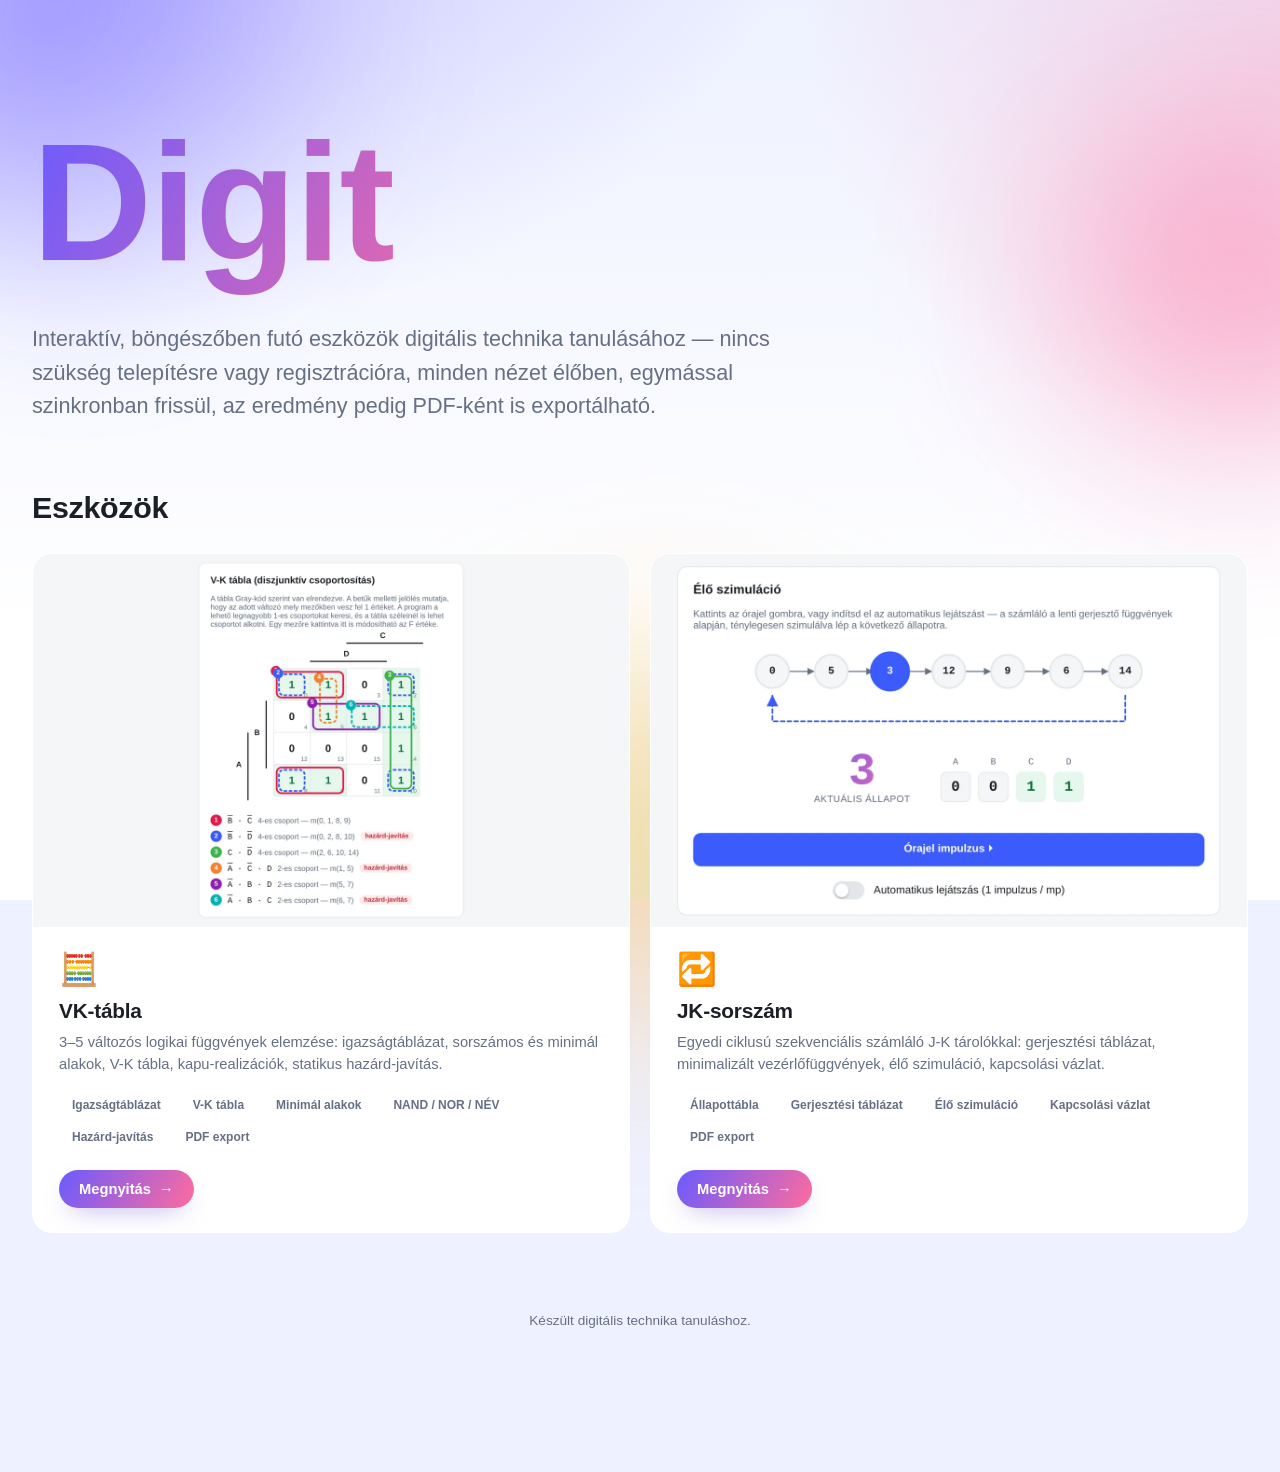
<file: index.html>
<!DOCTYPE html>
<html lang="hu">
<head>
<meta charset="UTF-8">
<meta name="viewport" content="width=device-width, initial-scale=1.0">
<title>Digit</title>
<link rel="stylesheet" href="landing.css">
<link rel="stylesheet" href="shared.css">
<script src="tools.js"></script>
</head>
<body>
  <div class="page-loader" id="page-loader">
    <div class="loader-grid"><span></span><span></span><span></span><span></span></div>
    <div class="loader-label">Betöltés…</div>
  </div>
  <script>
    (function () {
      var MIN_MS = 550;
      var start = performance.now();
      function reveal() {
        var el = document.getElementById("page-loader");
        if (!el) return;
        var wait = Math.max(0, MIN_MS - (performance.now() - start));
        setTimeout(function () { el.classList.add("is-hidden"); }, wait);
      }
      if (document.readyState === "complete") reveal();
      else window.addEventListener("load", reveal);
    })();
  </script>

  <div class="blob blob-a" aria-hidden="true"></div>
  <div class="blob blob-b" aria-hidden="true"></div>
  <div class="blob blob-c" aria-hidden="true"></div>

  <main class="landing">
    <section class="hero">
      <h1 class="hero-title">Digit</h1>
      <p class="hero-sub">Interaktív, böngészőben futó eszközök digitális technika tanulásához — nincs szükség telepítésre vagy regisztrációra, minden nézet élőben, egymással szinkronban frissül, az eredmény pedig PDF-ként is exportálható.</p>
    </section>

    <section class="tools-section">
      <h2 class="section-heading">Eszközök</h2>
      <div class="tools-grid" id="tools-grid"></div>
    </section>

    <p class="footer-note">Készült digitális technika tanuláshoz.</p>
  </main>

  <script src="landing.js"></script>
  <script src="transition.js"></script>
</body>
</html>
</file>
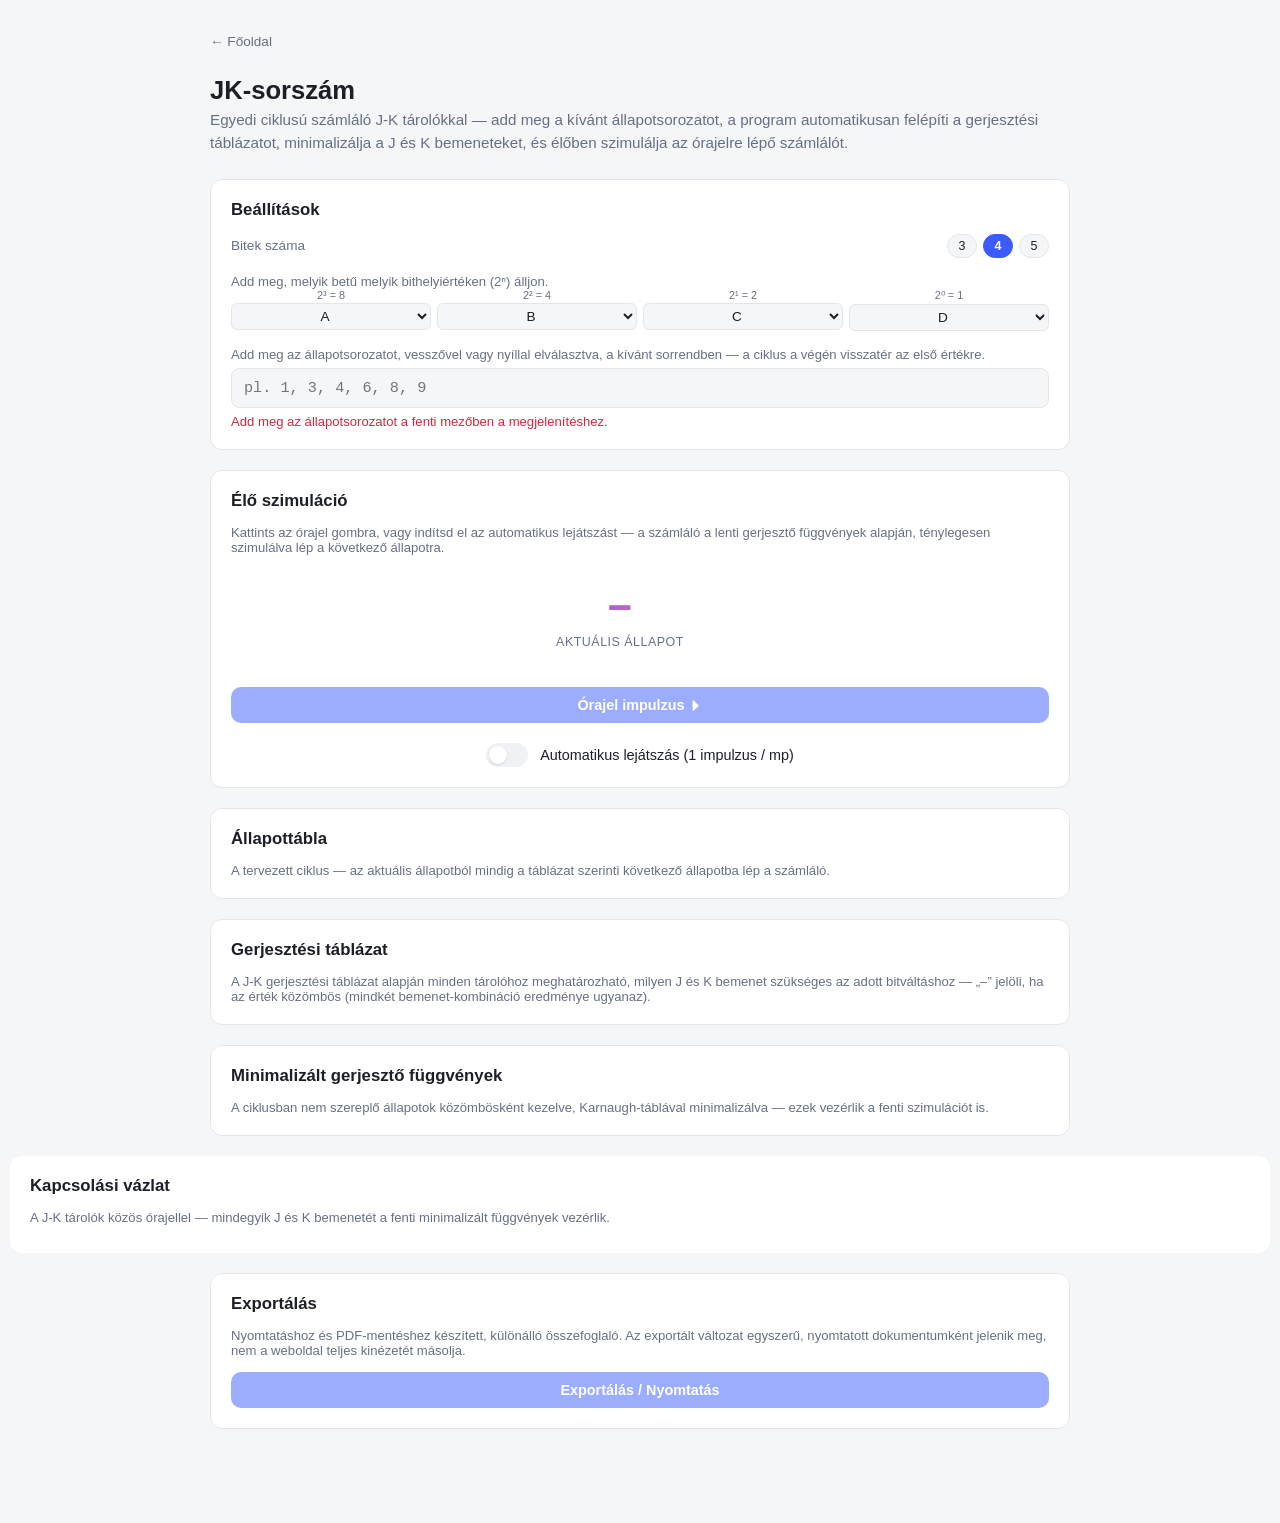
<file: jk-sorszam/index.html>
<!DOCTYPE html>
<html lang="hu">
<head>
<meta charset="UTF-8">
<meta name="viewport" content="width=device-width, initial-scale=1.0">
<title>Digit – JK-sorszám</title>
<link rel="stylesheet" href="style.css">
<link rel="stylesheet" href="print.css">
<link rel="stylesheet" href="../shared.css">
</head>
<body>
  <div class="page-loader" id="page-loader">
    <div class="loader-grid"><span></span><span></span><span></span><span></span></div>
    <div class="loader-label">Betöltés…</div>
  </div>
  <script>
    (function () {
      var MIN_MS = 550;
      var start = performance.now();
      function reveal() {
        var el = document.getElementById("page-loader");
        if (!el) return;
        var wait = Math.max(0, MIN_MS - (performance.now() - start));
        setTimeout(function () { el.classList.add("is-hidden"); }, wait);
      }
      if (document.readyState === "complete") reveal();
      else window.addEventListener("load", reveal);
    })();
  </script>

  <main class="wrap">
    <a href="../" class="back-link">← Főoldal</a>
    <h1>JK-sorszám</h1>
    <p class="subtitle">Egyedi ciklusú számláló J-K tárolókkal — add meg a kívánt állapotsorozatot, a program automatikusan felépíti a gerjesztési táblázatot, minimalizálja a J és K bemeneteket, és élőben szimulálja az órajelre lépő számlálót.</p>

    <section class="card">
      <h2>Beállítások</h2>
      <div class="control-row" title="Hány bites (hány tárolós) a számláló — ennyi Q-bitet és ugyanennyi betűt oszthatsz ki.">
        <span class="control-label">Bitek száma</span>
        <div class="var-count-buttons" id="bit-count-buttons">
          <button type="button" class="var-count-btn" data-n="3" aria-label="3 bit">3</button>
          <button type="button" class="var-count-btn" data-n="4" aria-label="4 bit">4</button>
          <button type="button" class="var-count-btn" data-n="5" aria-label="5 bit">5</button>
        </div>
      </div>

      <p class="hint">Add meg, melyik betű melyik bithelyiértéken (2ⁿ) álljon.</p>
      <div id="weight-assign" class="weight-assign"></div>

      <p class="hint">Add meg az állapotsorozatot, vesszővel vagy nyíllal elválasztva, a kívánt sorrendben — a ciklus a végén visszatér az első értékre.</p>
      <input type="text" id="sequence-input" class="sequence-input" placeholder="pl. 1, 3, 4, 6, 8, 9" autocomplete="off" spellcheck="false" inputmode="text">
      <p class="hint sequence-error" id="sequence-error" hidden></p>
    </section>

    <section class="card">
      <h2>Élő szimuláció</h2>
      <p class="hint">Kattints az órajel gombra, vagy indítsd el az automatikus lejátszást — a számláló a lenti gerjesztő függvények alapján, ténylegesen szimulálva lép a következő állapotra.</p>

      <div class="sim-sequence" id="sim-sequence" aria-hidden="true"></div>

      <div class="sim-display">
        <div class="sim-state">
          <div class="sim-state-num" id="sim-state-num">–</div>
          <div class="sim-state-label">aktuális állapot</div>
        </div>
        <div class="sim-bits" id="sim-bits"></div>
      </div>

      <div class="sim-controls">
        <button type="button" class="export-btn sim-clock-btn" id="clock-btn">Órajel impulzus ⏵</button>
        <label class="switch-row switch-row-config">
          <span class="switch">
            <input type="checkbox" id="auto-toggle">
            <span class="switch-slider"></span>
          </span>
          <span>Automatikus lejátszás (1 impulzus / mp)</span>
        </label>
      </div>
    </section>

    <section class="card">
      <h2>Állapottábla</h2>
      <p class="hint">A tervezett ciklus — az aktuális állapotból mindig a táblázat szerinti következő állapotba lép a számláló.</p>
      <div class="table-scroll">
        <table id="state-table">
          <thead></thead>
          <tbody></tbody>
        </table>
      </div>
    </section>

    <section class="card">
      <h2>Gerjesztési táblázat</h2>
      <p class="hint">A J-K gerjesztési táblázat alapján minden tárolóhoz meghatározható, milyen J és K bemenet szükséges az adott bitváltáshoz — „–” jelöli, ha az érték közömbös (mindkét bemenet-kombináció eredménye ugyanaz).</p>
      <div class="table-scroll">
        <table id="excitation-table">
          <thead></thead>
          <tbody></tbody>
        </table>
      </div>
    </section>

    <section class="card">
      <h2>Minimalizált gerjesztő függvények</h2>
      <p class="hint">A ciklusban nem szereplő állapotok közömbösként kezelve, Karnaugh-táblával minimalizálva — ezek vezérlik a fenti szimulációt is.</p>
      <div class="ff-equations" id="ff-equations"></div>
    </section>

    <div class="circuit-stage">
      <section class="card">
        <h2>Kapcsolási vázlat</h2>
        <p class="hint">A J-K tárolók közös órajellel — mindegyik J és K bemenetét a fenti minimalizált függvények vezérlik.</p>
        <div class="circuit-diagram" id="circuit-diagram"></div>
      </section>
    </div>

    <section class="card">
      <h2>Exportálás</h2>
      <p class="hint">Nyomtatáshoz és PDF-mentéshez készített, különálló összefoglaló. Az exportált változat egyszerű, nyomtatott dokumentumként jelenik meg, nem a weboldal teljes kinézetét másolja.</p>
      <button type="button" class="export-btn" id="export-pdf-btn">Exportálás / Nyomtatás</button>
    </section>
  </main>

  <div id="print-doc" aria-hidden="true"></div>

  <script src="../utils.js"></script>
  <script src="app.js"></script>
  <script src="../print-export.js"></script>
  <script src="export.js"></script>
  <script src="../transition.js"></script>
</body>
</html>
</file>
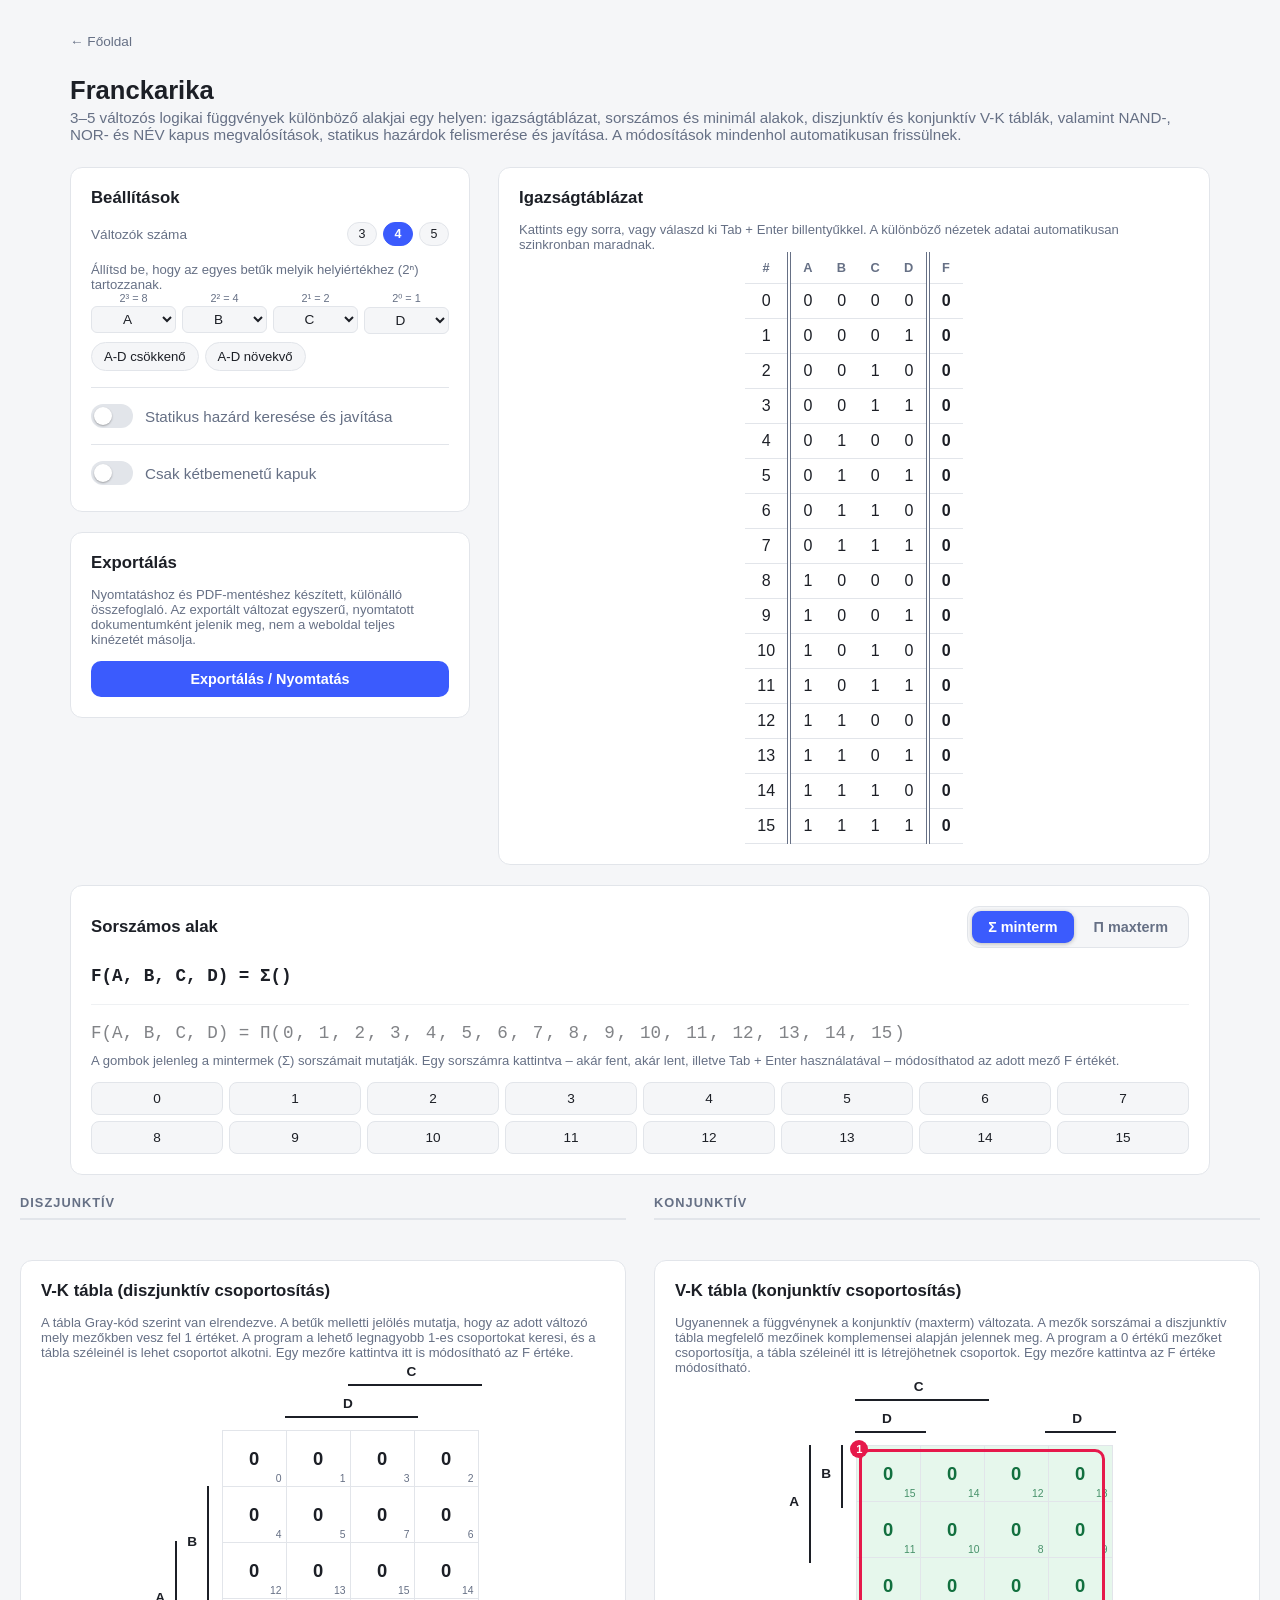
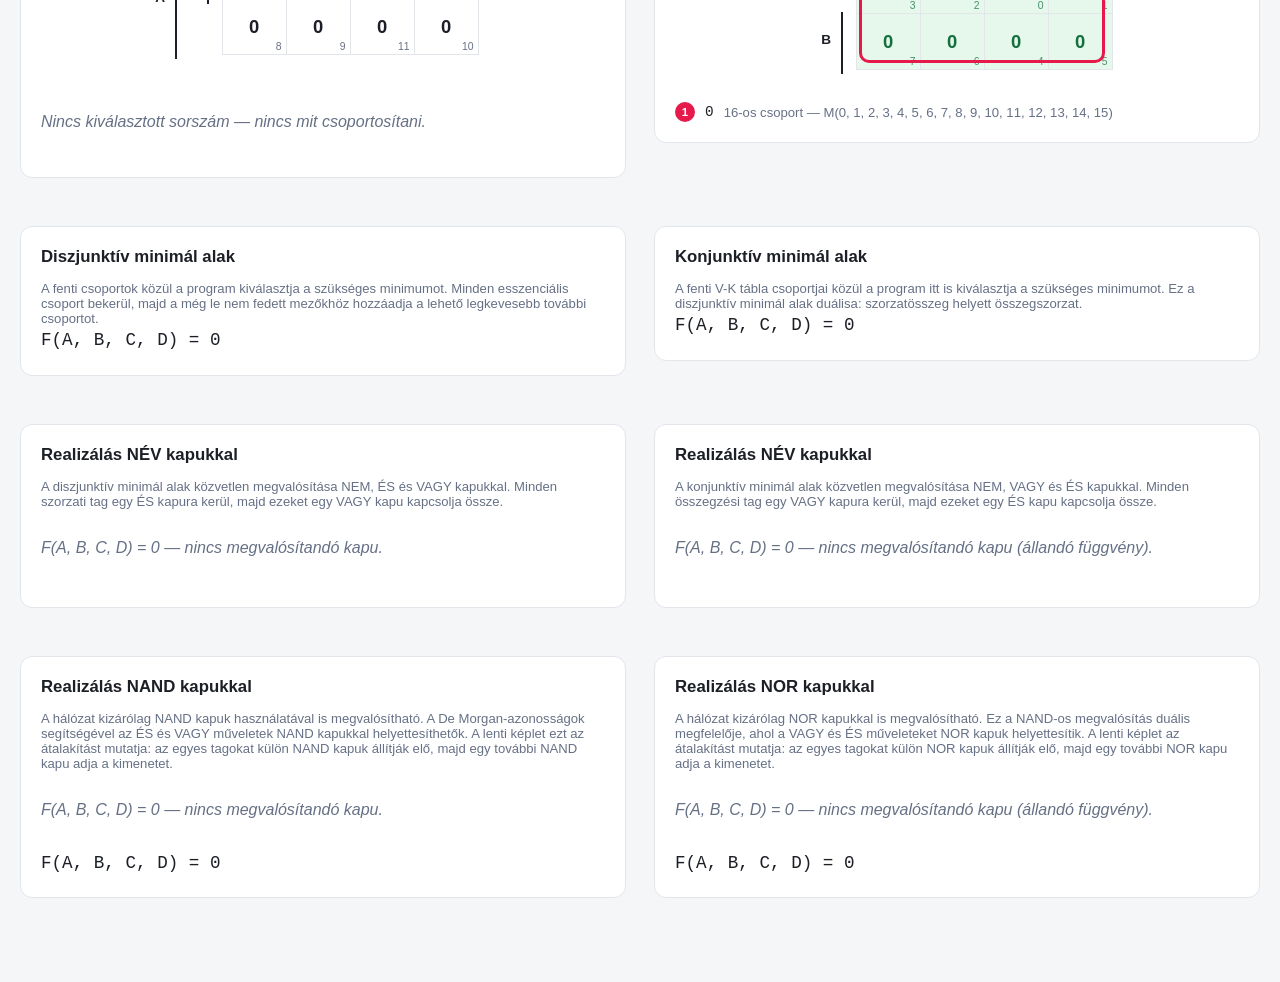
<file: tool/index.html>
<!DOCTYPE html>
<html lang="hu">
<head>
<meta charset="UTF-8">
<meta name="viewport" content="width=device-width, initial-scale=1.0">
<title>Franckarika</title>
<link rel="stylesheet" href="style.css">
<link rel="stylesheet" href="../shared.css">
<link rel="stylesheet" href="print.css">
</head>
<body>
  <div class="page-loader" id="page-loader">
    <div class="loader-grid"><span></span><span></span><span></span><span></span></div>
    <div class="loader-label">Betöltés…</div>
  </div>
  <script>
    (function () {
      var MIN_MS = 550;
      var start = performance.now();
      function reveal() {
        var el = document.getElementById("page-loader");
        if (!el) return;
        var wait = Math.max(0, MIN_MS - (performance.now() - start));
        setTimeout(function () { el.classList.add("is-hidden"); }, wait);
      }
      if (document.readyState === "complete") reveal();
      else window.addEventListener("load", reveal);
    })();
  </script>

  <main class="wrap">
    <a href="../" class="back-link">← Főoldal</a>
    <h1>Franckarika</h1>
    <p class="subtitle">3–5 változós logikai függvények különböző alakjai egy helyen: igazságtáblázat, sorszámos és minimál alakok, diszjunktív és konjunktív V-K táblák, valamint NAND-, NOR- és NÉV kapus megvalósítások, statikus hazárdok felismerése és javítása. A módosítások mindenhol automatikusan frissülnek.</p>

    <div class="pipeline-grid top-grid">
      <div class="pipeline-col">
        <section class="card">
          <h2>Beállítások</h2>
          <div class="control-row" title="Válaszd ki, hány bemeneti változóval szeretnél dolgozni. A táblázatok és a számítások ennek megfelelően frissülnek.">
            <span class="control-label">Változók száma</span>
            <div class="var-count-buttons" id="var-count-buttons">
              <button type="button" class="var-count-btn" data-n="3" aria-label="3 változó">3</button>
              <button type="button" class="var-count-btn" data-n="4" aria-label="4 változó">4</button>
              <button type="button" class="var-count-btn" data-n="5" aria-label="5 változó">5</button>
            </div>
          </div>

          <p class="hint">Állítsd be, hogy az egyes betűk melyik helyiértékhez (2ⁿ) tartozzanak.</p>
          <div id="weight-assign" class="weight-assign"></div>
          <div class="weight-presets">
            <button type="button" class="chip-btn" data-preset="default">csökkenő</button>
            <button type="button" class="chip-btn" data-preset="reverse">növekvő</button>
          </div>
          <label class="switch-row switch-row-config">
            <span class="switch">
              <input type="checkbox" id="hazard-toggle">
              <span class="switch-slider"></span>
            </span>
            <span>Statikus hazárd keresése és javítása</span>
          </label>
          <label class="switch-row switch-row-config">
            <span class="switch">
              <input type="checkbox" id="two-input-toggle">
              <span class="switch-slider"></span>
            </span>
            <span>Csak kétbemenetű kapuk</span>
          </label>
        </section>

        <section class="card">
          <h2>Exportálás</h2>
          <p class="hint">Nyomtatáshoz és PDF-mentéshez készített, különálló összefoglaló. Az exportált változat egyszerű, nyomtatott dokumentumként jelenik meg, nem a weboldal teljes kinézetét másolja.</p>
          <button type="button" class="export-btn" id="export-pdf-btn">Exportálás / Nyomtatás</button>
        </section>
      </div>

      <div class="pipeline-col">
        <section class="card">
          <h2>Igazságtáblázat</h2>
          <p class="hint">Kattints egy sorra, vagy válaszd ki Tab + Enter billentyűkkel. A különböző nézetek adatai automatikusan szinkronban maradnak.</p>
          <div class="table-scroll">
            <table id="truth-table">
              <thead>
                <tr id="table-head-row"></tr>
              </thead>
              <tbody></tbody>
            </table>
          </div>
        </section>
      </div>
    </div>

    <section class="card card-wide" id="sorszam-card">
      <div class="card-header-row">
        <h2>Sorszámos alak</h2>
        <div class="mode-toggle" id="mode-toggle" role="group" aria-label="A lenti számgombok nézete: minterm vagy maxterm">
          <button type="button" class="mode-toggle-btn" data-mode="sigma">Σ minterm</button>
          <button type="button" class="mode-toggle-btn" data-mode="pi">Π maxterm</button>
        </div>
      </div>
      <div id="formula-sigma" class="formula formula-line"></div>
      <div id="formula-pi" class="formula formula-line"></div>
      <p class="hint" id="sorszam-hint-sigma">A gombok jelenleg a mintermek (Σ) sorszámait mutatják. Egy sorszámra kattintva – akár fent, akár lent, illetve Tab + Enter használatával – módosíthatod az adott mező F értékét.</p>
      <p class="hint" id="sorszam-hint-pi" hidden>A gombok jelenleg a maxtermek (Π) sorszámait mutatják. Ezek nem egyszerűen a 0 értékű mezők sorszámai: a maxtermek a diszjunktív Σ() alakból a hiányzó sorszámok alapján adódnak. Ez a szokásos sorszámos alakból konjunktív alakba történő átalakítás.</p>
      <div id="index-grid" class="index-grid" role="group" aria-label="Sorszám váltó"></div>
    </section>

    <div class="pipeline-stage">
    <div class="pipeline-grid">
      <h3 class="pipeline-heading pipeline-heading-left">Diszjunktív</h3>
      <h3 class="pipeline-heading pipeline-heading-right">Konjunktív</h3>

      <section class="card">
        <h2>V-K tábla (diszjunktív csoportosítás)</h2>
        <p class="hint">A tábla Gray-kód szerint van elrendezve. A betűk melletti jelölés mutatja, hogy az adott változó mely mezőkben vesz fel 1 értéket. A program a lehető legnagyobb 1-es csoportokat keresi, és a tábla széleinél is lehet csoportot alkotni. Egy mezőre kattintva itt is módosítható az F értéke.</p>
        <div class="kmap-planes" id="kmap-planes"></div>
        <div id="kmap-legend" class="kmap-legend"></div>
      </section>

      <section class="card">
        <h2>V-K tábla (konjunktív csoportosítás)</h2>
        <p class="hint">Ugyanennek a függvénynek a konjunktív (maxterm) változata. A mezők sorszámai a diszjunktív tábla megfelelő mezőinek komplemensei alapján jelennek meg. A program a 0 értékű mezőket csoportosítja, a tábla széleinél itt is létrejöhetnek csoportok. Egy mezőre kattintva az F értéke módosítható.</p>
        <div class="kmap-planes" id="kmap-planes2"></div>
        <div id="kmap-legend2" class="kmap-legend"></div>
      </section>

      <section class="card">
        <h2>Diszjunktív minimál alak</h2>
        <p class="hint">A fenti csoportok közül a program kiválasztja a szükséges minimumot. Minden esszenciális csoport bekerül, majd a még le nem fedett mezőkhöz hozzáadja a lehető legkevesebb további csoportot.</p>
        <div id="minimal-formula" class="formula"></div>
      </section>

      <section class="card">
        <h2>Konjunktív minimál alak</h2>
        <p class="hint">A fenti V-K tábla csoportjai közül a program itt is kiválasztja a szükséges minimumot. Ez a diszjunktív minimál alak duálisa: szorzatösszeg helyett összegszorzat.</p>
        <div id="conjunctive-minimal-formula" class="formula"></div>
      </section>

      <section class="card">
        <h2>Realizálás NÉV kapukkal</h2>
        <p class="hint">A diszjunktív minimál alak közvetlen megvalósítása NEM, ÉS és VAGY kapukkal. Minden szorzati tag egy ÉS kapura kerül, majd ezeket egy VAGY kapu kapcsolja össze.</p>
        <div id="name-gate-diagram" class="gate-diagram"></div>
      </section>

      <section class="card">
        <h2>Realizálás NÉV kapukkal</h2>
        <p class="hint">A konjunktív minimál alak közvetlen megvalósítása NEM, VAGY és ÉS kapukkal. Minden összegzési tag egy VAGY kapura kerül, majd ezeket egy ÉS kapu kapcsolja össze.</p>
        <div id="name-conj-gate-diagram" class="gate-diagram"></div>
      </section>

      <section class="card">
        <h2>Realizálás NAND kapukkal</h2>
        <p class="hint">A hálózat kizárólag NAND kapuk használatával is megvalósítható. A De Morgan-azonosságok segítségével az ÉS és VAGY műveletek NAND kapukkal helyettesíthetők. A lenti képlet ezt az átalakítást mutatja: az egyes tagokat külön NAND kapuk állítják elő, majd egy további NAND kapu adja a kimenetet.</p>
        <div id="nand-gate-diagram" class="gate-diagram"></div>
        <div id="nand-formula" class="formula"></div>
      </section>

      <section class="card">
        <h2>Realizálás NOR kapukkal</h2>
        <p class="hint">A hálózat kizárólag NOR kapukkal is megvalósítható. Ez a NAND-os megvalósítás duális megfelelője, ahol a VAGY és ÉS műveleteket NOR kapuk helyettesítik. A lenti képlet az átalakítást mutatja: az egyes tagokat külön NOR kapuk állítják elő, majd egy további NOR kapu adja a kimenetet.</p>
        <div id="nor-gate-diagram" class="gate-diagram"></div>
        <div id="nor-formula" class="formula"></div>
      </section>

    </div>
    </div>
  </main>

  <button type="button" id="clear-fab" class="clear-fab" title="Az összes bemenet törlése">
    <svg viewBox="0 0 24 24" width="18" height="18" fill="none" stroke="currentColor" stroke-width="2" stroke-linecap="round" stroke-linejoin="round" aria-hidden="true">
      <path d="M3 6h18" />
      <path d="M19 6v14a2 2 0 0 1-2 2H7a2 2 0 0 1-2-2V6" />
      <path d="M8 6V4a2 2 0 0 1 2-2h4a2 2 0 0 1 2 2v2" />
      <line x1="10" y1="11" x2="10" y2="17" />
      <line x1="14" y1="11" x2="14" y2="17" />
    </svg>
    <span>Összes törlése</span>
  </button>

  <div id="clear-confirm-overlay" class="modal-overlay">
    <div class="modal-box" role="alertdialog" aria-modal="true" aria-labelledby="clear-confirm-title" aria-describedby="clear-confirm-desc">
      <h2 id="clear-confirm-title">Törlöd az összes bemenetet?</h2>
      <p id="clear-confirm-desc">Minden kiválasztott sorszám törlődik. A művelet nem vonható vissza!</p>
      <div class="modal-actions">
        <button type="button" id="clear-confirm-cancel" class="modal-btn modal-btn-secondary">Mégse</button>
        <button type="button" id="clear-confirm-ok" class="modal-btn modal-btn-danger">Igen, törlöm</button>
      </div>
    </div>
  </div>

  <div id="print-doc" aria-hidden="true"></div>

  <script src="app.js"></script>
  <script src="export.js"></script>
  <script src="../transition.js"></script>
</body>
</html>
</file>
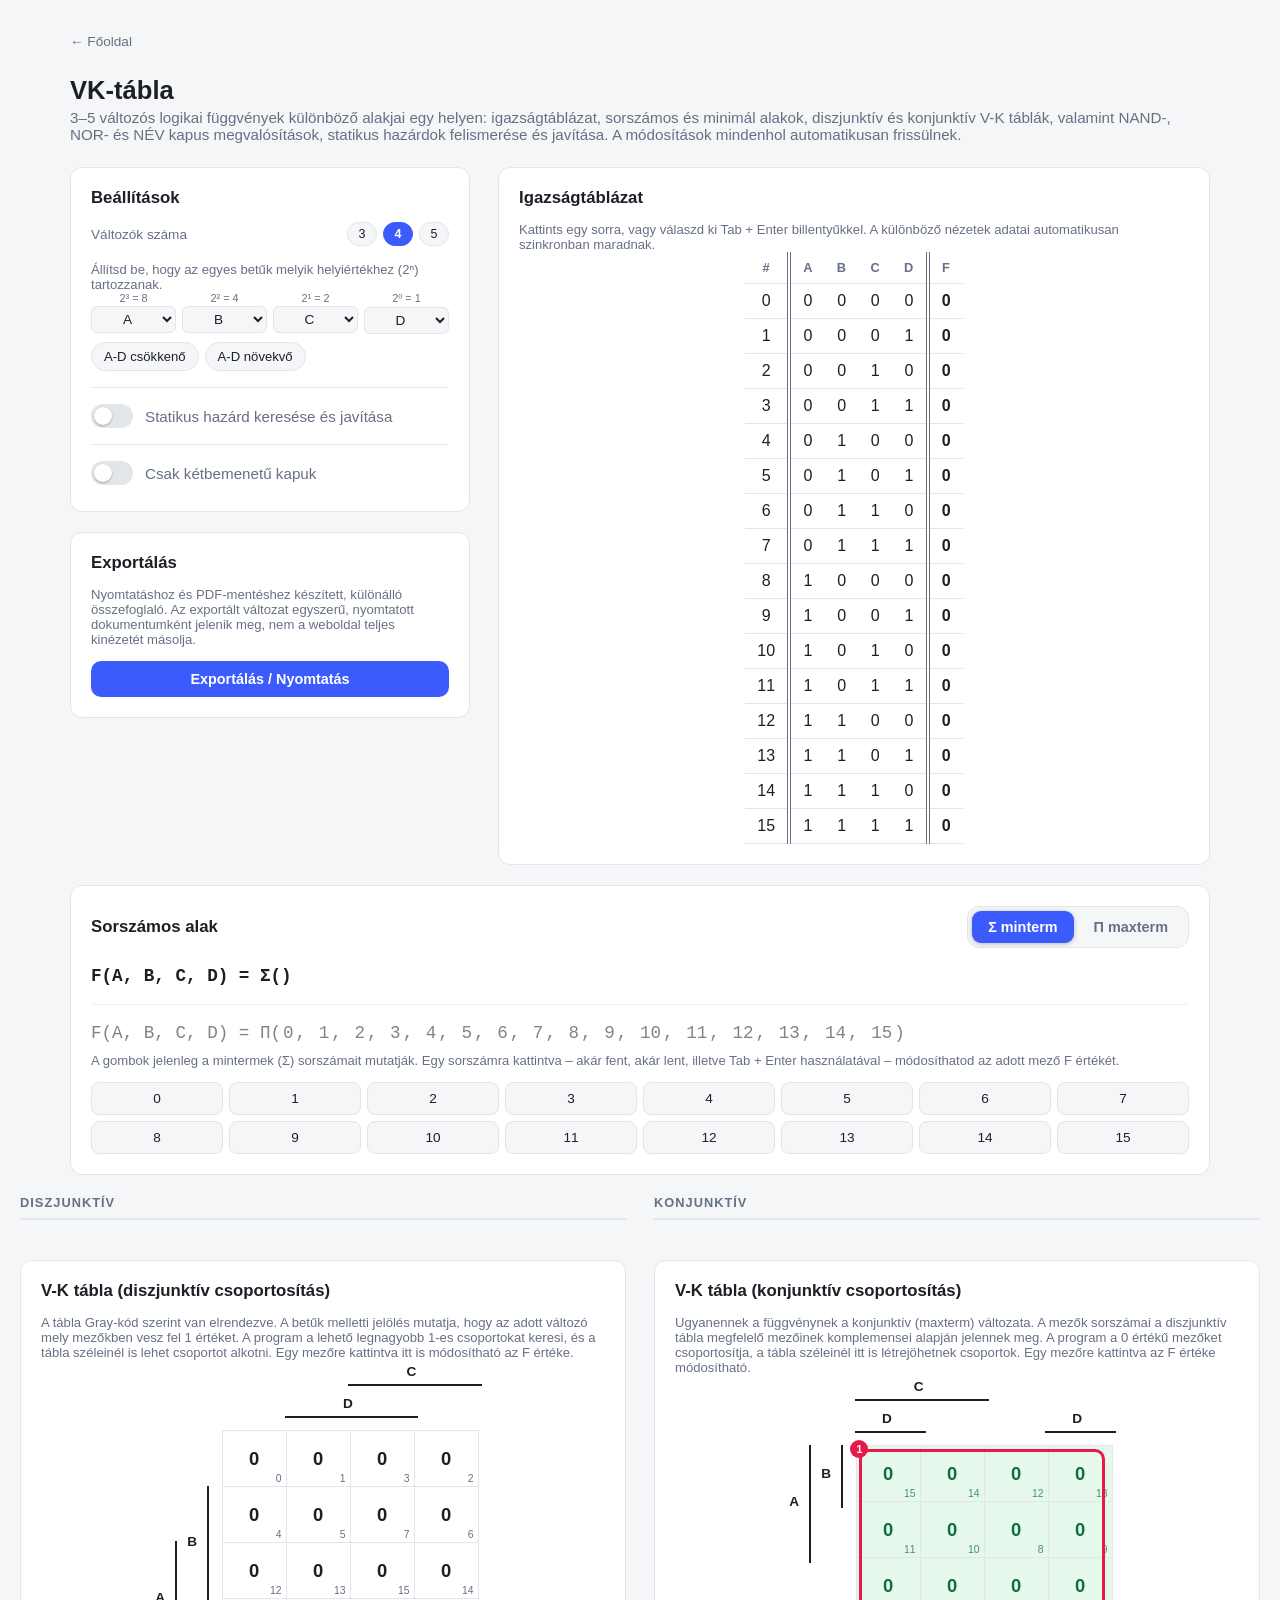
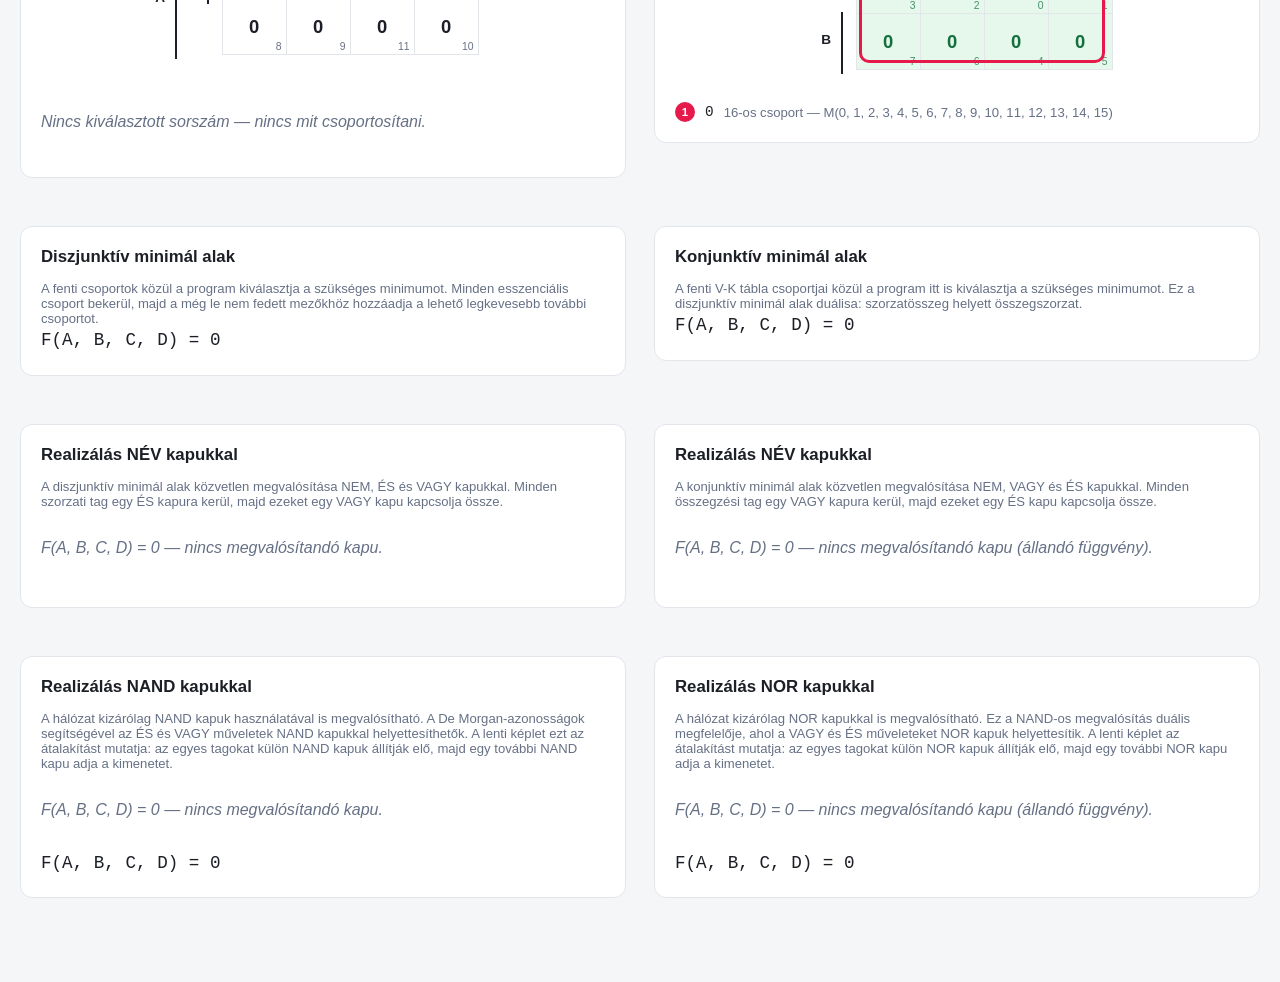
<file: vk-tabla/index.html>
<!DOCTYPE html>
<html lang="hu">
<head>
<meta charset="UTF-8">
<meta name="viewport" content="width=device-width, initial-scale=1.0">
<title>Digit – VK-tábla</title>
<link rel="stylesheet" href="style.css">
<link rel="stylesheet" href="../shared.css">
<link rel="stylesheet" href="print.css">
</head>
<body>
  <div class="page-loader" id="page-loader">
    <div class="loader-grid"><span></span><span></span><span></span><span></span></div>
    <div class="loader-label">Betöltés…</div>
  </div>
  <script>
    (function () {
      var MIN_MS = 550;
      var start = performance.now();
      function reveal() {
        var el = document.getElementById("page-loader");
        if (!el) return;
        var wait = Math.max(0, MIN_MS - (performance.now() - start));
        setTimeout(function () { el.classList.add("is-hidden"); }, wait);
      }
      if (document.readyState === "complete") reveal();
      else window.addEventListener("load", reveal);
    })();
  </script>

  <main class="wrap">
    <a href="../" class="back-link">← Főoldal</a>
    <h1>VK-tábla</h1>
    <p class="subtitle">3–5 változós logikai függvények különböző alakjai egy helyen: igazságtáblázat, sorszámos és minimál alakok, diszjunktív és konjunktív V-K táblák, valamint NAND-, NOR- és NÉV kapus megvalósítások, statikus hazárdok felismerése és javítása. A módosítások mindenhol automatikusan frissülnek.</p>

    <div class="pipeline-grid top-grid">
      <div class="pipeline-col">
        <section class="card">
          <h2>Beállítások</h2>
          <div class="control-row" title="Válaszd ki, hány bemeneti változóval szeretnél dolgozni. A táblázatok és a számítások ennek megfelelően frissülnek.">
            <span class="control-label">Változók száma</span>
            <div class="var-count-buttons" id="var-count-buttons">
              <button type="button" class="var-count-btn" data-n="3" aria-label="3 változó">3</button>
              <button type="button" class="var-count-btn" data-n="4" aria-label="4 változó">4</button>
              <button type="button" class="var-count-btn" data-n="5" aria-label="5 változó">5</button>
            </div>
          </div>

          <p class="hint">Állítsd be, hogy az egyes betűk melyik helyiértékhez (2ⁿ) tartozzanak.</p>
          <div id="weight-assign" class="weight-assign"></div>
          <div class="weight-presets">
            <button type="button" class="chip-btn" data-preset="default">csökkenő</button>
            <button type="button" class="chip-btn" data-preset="reverse">növekvő</button>
          </div>
          <label class="switch-row switch-row-config">
            <span class="switch">
              <input type="checkbox" id="hazard-toggle">
              <span class="switch-slider"></span>
            </span>
            <span>Statikus hazárd keresése és javítása</span>
          </label>
          <label class="switch-row switch-row-config">
            <span class="switch">
              <input type="checkbox" id="two-input-toggle">
              <span class="switch-slider"></span>
            </span>
            <span>Csak kétbemenetű kapuk</span>
          </label>
        </section>

        <section class="card">
          <h2>Exportálás</h2>
          <p class="hint">Nyomtatáshoz és PDF-mentéshez készített, különálló összefoglaló. Az exportált változat egyszerű, nyomtatott dokumentumként jelenik meg, nem a weboldal teljes kinézetét másolja.</p>
          <button type="button" class="export-btn" id="export-pdf-btn">Exportálás / Nyomtatás</button>
        </section>
      </div>

      <div class="pipeline-col">
        <section class="card">
          <h2>Igazságtáblázat</h2>
          <p class="hint">Kattints egy sorra, vagy válaszd ki Tab + Enter billentyűkkel. A különböző nézetek adatai automatikusan szinkronban maradnak.</p>
          <div class="table-scroll">
            <table id="truth-table">
              <thead>
                <tr id="table-head-row"></tr>
              </thead>
              <tbody></tbody>
            </table>
          </div>
        </section>
      </div>
    </div>

    <section class="card card-wide" id="sorszam-card">
      <div class="card-header-row">
        <h2>Sorszámos alak</h2>
        <div class="mode-toggle" id="mode-toggle" role="group" aria-label="A lenti számgombok nézete: minterm vagy maxterm">
          <button type="button" class="mode-toggle-btn" data-mode="sigma">Σ minterm</button>
          <button type="button" class="mode-toggle-btn" data-mode="pi">Π maxterm</button>
        </div>
      </div>
      <div id="formula-sigma" class="formula formula-line"></div>
      <div id="formula-pi" class="formula formula-line"></div>
      <p class="hint" id="sorszam-hint-sigma">A gombok jelenleg a mintermek (Σ) sorszámait mutatják. Egy sorszámra kattintva – akár fent, akár lent, illetve Tab + Enter használatával – módosíthatod az adott mező F értékét.</p>
      <p class="hint" id="sorszam-hint-pi" hidden>A gombok jelenleg a maxtermek (Π) sorszámait mutatják. Ezek nem egyszerűen a 0 értékű mezők sorszámai: a maxtermek a diszjunktív Σ() alakból a hiányzó sorszámok alapján adódnak. Ez a szokásos sorszámos alakból konjunktív alakba történő átalakítás.</p>
      <div id="index-grid" class="index-grid" role="group" aria-label="Sorszám váltó"></div>
    </section>

    <div class="pipeline-stage">
    <div class="pipeline-grid">
      <h3 class="pipeline-heading pipeline-heading-left">Diszjunktív</h3>
      <h3 class="pipeline-heading pipeline-heading-right">Konjunktív</h3>

      <section class="card">
        <h2>V-K tábla (diszjunktív csoportosítás)</h2>
        <p class="hint">A tábla Gray-kód szerint van elrendezve. A betűk melletti jelölés mutatja, hogy az adott változó mely mezőkben vesz fel 1 értéket. A program a lehető legnagyobb 1-es csoportokat keresi, és a tábla széleinél is lehet csoportot alkotni. Egy mezőre kattintva itt is módosítható az F értéke.</p>
        <div class="kmap-planes" id="kmap-planes"></div>
        <div id="kmap-legend" class="kmap-legend"></div>
      </section>

      <section class="card">
        <h2>V-K tábla (konjunktív csoportosítás)</h2>
        <p class="hint">Ugyanennek a függvénynek a konjunktív (maxterm) változata. A mezők sorszámai a diszjunktív tábla megfelelő mezőinek komplemensei alapján jelennek meg. A program a 0 értékű mezőket csoportosítja, a tábla széleinél itt is létrejöhetnek csoportok. Egy mezőre kattintva az F értéke módosítható.</p>
        <div class="kmap-planes" id="kmap-planes2"></div>
        <div id="kmap-legend2" class="kmap-legend"></div>
      </section>

      <section class="card">
        <h2>Diszjunktív minimál alak</h2>
        <p class="hint">A fenti csoportok közül a program kiválasztja a szükséges minimumot. Minden esszenciális csoport bekerül, majd a még le nem fedett mezőkhöz hozzáadja a lehető legkevesebb további csoportot.</p>
        <div id="minimal-formula" class="formula"></div>
      </section>

      <section class="card">
        <h2>Konjunktív minimál alak</h2>
        <p class="hint">A fenti V-K tábla csoportjai közül a program itt is kiválasztja a szükséges minimumot. Ez a diszjunktív minimál alak duálisa: szorzatösszeg helyett összegszorzat.</p>
        <div id="conjunctive-minimal-formula" class="formula"></div>
      </section>

      <section class="card">
        <h2>Realizálás NÉV kapukkal</h2>
        <p class="hint">A diszjunktív minimál alak közvetlen megvalósítása NEM, ÉS és VAGY kapukkal. Minden szorzati tag egy ÉS kapura kerül, majd ezeket egy VAGY kapu kapcsolja össze.</p>
        <div id="name-gate-diagram" class="gate-diagram"></div>
      </section>

      <section class="card">
        <h2>Realizálás NÉV kapukkal</h2>
        <p class="hint">A konjunktív minimál alak közvetlen megvalósítása NEM, VAGY és ÉS kapukkal. Minden összegzési tag egy VAGY kapura kerül, majd ezeket egy ÉS kapu kapcsolja össze.</p>
        <div id="name-conj-gate-diagram" class="gate-diagram"></div>
      </section>

      <section class="card">
        <h2>Realizálás NAND kapukkal</h2>
        <p class="hint">A hálózat kizárólag NAND kapuk használatával is megvalósítható. A De Morgan-azonosságok segítségével az ÉS és VAGY műveletek NAND kapukkal helyettesíthetők. A lenti képlet ezt az átalakítást mutatja: az egyes tagokat külön NAND kapuk állítják elő, majd egy további NAND kapu adja a kimenetet.</p>
        <div id="nand-gate-diagram" class="gate-diagram"></div>
        <div id="nand-formula" class="formula"></div>
      </section>

      <section class="card">
        <h2>Realizálás NOR kapukkal</h2>
        <p class="hint">A hálózat kizárólag NOR kapukkal is megvalósítható. Ez a NAND-os megvalósítás duális megfelelője, ahol a VAGY és ÉS műveleteket NOR kapuk helyettesítik. A lenti képlet az átalakítást mutatja: az egyes tagokat külön NOR kapuk állítják elő, majd egy további NOR kapu adja a kimenetet.</p>
        <div id="nor-gate-diagram" class="gate-diagram"></div>
        <div id="nor-formula" class="formula"></div>
      </section>

    </div>
    </div>
  </main>

  <button type="button" id="clear-fab" class="clear-fab" title="Az összes bemenet törlése">
    <svg viewBox="0 0 24 24" width="18" height="18" fill="none" stroke="currentColor" stroke-width="2" stroke-linecap="round" stroke-linejoin="round" aria-hidden="true">
      <path d="M3 6h18" />
      <path d="M19 6v14a2 2 0 0 1-2 2H7a2 2 0 0 1-2-2V6" />
      <path d="M8 6V4a2 2 0 0 1 2-2h4a2 2 0 0 1 2 2v2" />
      <line x1="10" y1="11" x2="10" y2="17" />
      <line x1="14" y1="11" x2="14" y2="17" />
    </svg>
    <span>Összes törlése</span>
  </button>

  <div id="clear-confirm-overlay" class="modal-overlay">
    <div class="modal-box" role="alertdialog" aria-modal="true" aria-labelledby="clear-confirm-title" aria-describedby="clear-confirm-desc">
      <h2 id="clear-confirm-title">Törlöd az összes bemenetet?</h2>
      <p id="clear-confirm-desc">Minden kiválasztott sorszám törlődik. A művelet nem vonható vissza!</p>
      <div class="modal-actions">
        <button type="button" id="clear-confirm-cancel" class="modal-btn modal-btn-secondary">Mégse</button>
        <button type="button" id="clear-confirm-ok" class="modal-btn modal-btn-danger">Igen, törlöm</button>
      </div>
    </div>
  </div>

  <div id="print-doc" aria-hidden="true"></div>

  <script src="../utils.js"></script>
  <script src="app.js"></script>
  <script src="../print-export.js"></script>
  <script src="export.js"></script>
  <script src="../transition.js"></script>
</body>
</html>
</file>
<file: landing.css>
/* --accent-a..e (the brand palette used by the loader dots below) now
   live in shared.css, identical across the landing/vk-tabla/jk-sorszam pages */
:root {
  --bg-1: #eef1ff;
  --bg-2: #ffffff;
  --text: #1c1f26;
  --muted: #5b6472;
  --card-bg: rgba(255, 255, 255, 0.72);
  --card-border: rgba(255, 255, 255, 0.6);
  --shadow: 0 20px 60px -20px rgba(40, 30, 90, 0.35);
}

@media (prefers-color-scheme: dark) {
  :root {
    --bg-1: #0f1020;
    --bg-2: #14152a;
    --text: #eef0ff;
    --muted: #a4a9c4;
    --card-bg: rgba(30, 28, 58, 0.6);
    --card-border: rgba(255, 255, 255, 0.08);
    --shadow: 0 20px 60px -18px rgba(0, 0, 0, 0.6);
  }
}

* { box-sizing: border-box; }

/* page-loader/page-transition rules themselves live in shared.css; this page
   only needs to say what background the loader should match */
.page-loader {
  background: var(--bg-1);
}

html {
  background: var(--bg-1);
  overflow-x: hidden;
}

body {
  margin: 0;
  min-height: 100vh;
  color: var(--text);
  font-family: -apple-system, BlinkMacSystemFont, "Segoe UI", Roboto, Helvetica, Arial, sans-serif;
  background:
    radial-gradient(1100px 700px at 10% -10%, color-mix(in srgb, var(--accent-a) 28%, transparent), transparent 60%),
    radial-gradient(900px 700px at 105% 5%, color-mix(in srgb, var(--accent-b) 26%, transparent), transparent 60%),
    radial-gradient(1000px 800px at 50% 120%, color-mix(in srgb, var(--accent-c) 22%, transparent), transparent 60%),
    linear-gradient(180deg, var(--bg-1), var(--bg-2) 70%);
  background-attachment: fixed;
  overflow-x: hidden;
  position: relative;
}

/* soft drifting color blobs behind the content for extra depth/motion */
.blob {
  position: fixed;
  border-radius: 50%;
  filter: blur(70px);
  opacity: 0.55;
  z-index: 0;
  pointer-events: none;
}

.blob-a {
  width: 520px;
  height: 520px;
  top: -160px;
  left: -120px;
  background: radial-gradient(circle at 30% 30%, var(--accent-a), transparent 70%);
  animation: drift-a 22s ease-in-out infinite;
}

.blob-b {
  width: 460px;
  height: 460px;
  top: 10%;
  right: -140px;
  background: radial-gradient(circle at 60% 40%, var(--accent-b), transparent 70%);
  animation: drift-b 26s ease-in-out infinite;
}

.blob-c {
  width: 560px;
  height: 560px;
  bottom: -220px;
  left: 30%;
  background: radial-gradient(circle at 50% 50%, var(--accent-d), transparent 70%);
  animation: drift-c 30s ease-in-out infinite;
}

@keyframes drift-a {
  0%, 100% { transform: translate(0, 0) scale(1); }
  50% { transform: translate(60px, 50px) scale(1.08); }
}

@keyframes drift-b {
  0%, 100% { transform: translate(0, 0) scale(1); }
  50% { transform: translate(-50px, 40px) scale(1.06); }
}

@keyframes drift-c {
  0%, 100% { transform: translate(0, 0) scale(1); }
  50% { transform: translate(40px, -30px) scale(1.05); }
}

.landing {
  position: relative;
  z-index: 1;
  max-width: 1440px;
  margin: 0 auto;
  padding: 64px 32px 120px;
}

.hero {
  min-height: 46vh;
  display: flex;
  flex-direction: column;
  justify-content: center;
}

h1.hero-title {
  font-size: clamp(4rem, 13vw, 11rem);
  line-height: 1.15;
  /* background-clip: text only paints the gradient inside the element's
     own box, so any glyph ink that hangs below it is simply invisible —
     and how far the "g"'s descender hangs depends on which font the
     system stack resolves to (Nimbus Sans on Linux drops much lower than
     Helvetica/Arial). The bottom padding extends the painted box well
     past any common descender; the margin gives the same amount back so
     the layout below doesn't move. */
  padding-bottom: 0.25em;
  margin: 28px 0 calc(24px - 0.25em);
  font-weight: 800;
  /* -0.03em was tuned for "Franckarika" (11 letters, no round bowls) —
     at up to 11rem that's over 5px of negative tracking per letter pair,
     which on a short, round-heavy word like "Digit" visibly crushes the
     "g" into its neighboring "i"s instead of just looking tight */
  letter-spacing: -0.01em;
  background: linear-gradient(120deg, var(--accent-a), var(--accent-b) 45%, var(--accent-d) 80%);
  -webkit-background-clip: text;
  background-clip: text;
  color: transparent;
}

.hero-sub {
  font-size: 1.35rem;
  line-height: 1.55;
  color: var(--muted);
  max-width: 62ch;
  margin: 0 0 40px;
}

.section-heading {
  font-size: 1.9rem;
  font-weight: 800;
  letter-spacing: -0.01em;
  margin: 0 0 28px;
}

.tools-section {
  margin-top: 12px;
}

/* two equal-weight cards today, wraps to as many as .tools.js grows to —
   a fixed minmax track (not a fixed column count) is what makes this
   genuinely open-ended: a third/fourth tool just reflows in, no CSS
   change needed */
.tools-grid {
  display: grid;
  grid-template-columns: repeat(auto-fit, minmax(280px, 1fr));
  gap: 20px;
}

/* not a wrapping <a> — the image and the CTA link both live inside, and a
   single enclosing link can't contain another link (or safely coexist
   with more than one clickable thing later) */
.tool-card {
  display: flex;
  flex-direction: column;
  align-items: stretch;
  background: var(--card-bg);
  border: 1px solid var(--card-border);
  border-radius: 20px;
  overflow: hidden;
  backdrop-filter: blur(6px);
  transition: transform 0.18s ease, box-shadow 0.18s ease;
}

.tool-card:hover {
  transform: translateY(-4px);
  box-shadow: var(--shadow);
}

/* full-bleed to the card's own edges — a tool with no screenshots yet
   (see tools.js) just skips this element entirely and its card is the
   same size and layout as one that has it, only shorter. The slides are
   stacked on top of each other and crossfaded by landing.js; the
   screenshots are all framed at exactly 16:10, so cover never crops. */
.tool-card-slides {
  position: relative;
  display: block;
  width: 100%;
  aspect-ratio: 16 / 10;
  overflow: hidden;
  background: var(--bg-2);
}

.tool-card-slide {
  position: absolute;
  inset: 0;
  width: 100%;
  height: 100%;
  object-fit: cover;
  object-position: top;
  opacity: 0;
  transition: opacity 0.6s ease;
}

.tool-card-slide.is-active {
  opacity: 1;
}

.tool-card-body {
  display: flex;
  flex-direction: column;
  align-items: flex-start;
  flex: 1;
  padding: 26px 26px 24px;
}

.tool-card-icon {
  font-size: 2rem;
  line-height: 1;
  margin-bottom: 14px;
}

.tool-card-name {
  font-size: 1.3rem;
  font-weight: 800;
  letter-spacing: -0.01em;
  margin: 0 0 8px;
}

.tool-card-tagline {
  font-size: 0.92rem;
  line-height: 1.55;
  color: var(--muted);
  margin: 0 0 16px;
}

.tool-card-chips {
  display: flex;
  flex-wrap: wrap;
  gap: 6px;
  margin-bottom: 20px;
}

.tool-card-chip {
  padding: 5px 12px;
  border-radius: 999px;
  background: color-mix(in srgb, var(--card-bg) 60%, transparent);
  border: 1px solid var(--card-border);
  font-size: 0.75rem;
  font-weight: 600;
  color: var(--muted);
}

/* an actual button, not just colored text — gradient text alone read as
   decoration rather than something clickable */
.tool-card-cta {
  display: inline-flex;
  align-items: center;
  gap: 8px;
  margin-top: auto;
  font-size: 0.92rem;
  font-weight: 700;
  color: #fff;
  text-decoration: none;
  padding: 11px 20px;
  border-radius: 999px;
  background: linear-gradient(120deg, var(--accent-a), var(--accent-b));
  box-shadow: 0 10px 26px -12px rgba(90, 60, 200, 0.55);
  transition: transform 0.18s ease, box-shadow 0.18s ease;
}

.tool-card:hover .tool-card-cta,
.tool-card-cta:hover {
  transform: translateY(-2px);
  box-shadow: 0 14px 32px -12px rgba(90, 60, 200, 0.6);
}

.tool-card-cta .arrow {
  transition: transform 0.18s ease;
}

.tool-card:hover .tool-card-cta .arrow {
  transform: translateX(5px);
}

.footer-note {
  text-align: center;
  color: var(--muted);
  font-size: 0.85rem;
  margin-top: 80px;
}

@media (max-width: 900px) {
  .landing {
    padding: 40px 20px 80px;
  }

  .hero {
    min-height: auto;
  }
}
</file>
<file: shared.css>
/* Shared between the landing page (index.html), VK-tábla (vk-tabla/index.html)
   and JK-sorszám (jk-sorszam/index.html): the page-loader, the manual
   page-switch transition (see transition.js), and the brand accent
   palette + the two tools' shared flat-UI color and font tokens. Kept in
   one place so these can never drift apart the way they had.

   animated on main (not body): a transform animation on body would make it a
   containing block for position:fixed children (like .page-loader/.blob),
   breaking their viewport-relative positioning. Each page still sets
   .page-loader's background to match its own base background. */

:root {
  /* brand accent palette — identical across all three pages */
  --accent-a: #6a5bff;
  --accent-b: #ff6b9d;
  --accent-c: #35d0ba;
  --accent-d: #ffb648;
  --accent-e: #4caf50;

  /* VK-tábla and JK-sorszám share this exact flat-UI palette and font
     stack (the landing page uses its own --bg-1/--bg-2/etc. instead, so
     these are simply unused there, not overridden) */
  --bg: #f5f6f8;
  --card-bg: #ffffff;
  --text: #1c1f26;
  --muted: #667085;
  --border: #e2e5ea;
  --accent: #3b5bfd;
  --accent-fg: #ffffff;
  --one-bg: #e6f7ec;
  --one-text: #12703f;
  --off-hover-bg: #fdecea;
  --error: #d1293d;
  --font-sans: -apple-system, BlinkMacSystemFont, "Segoe UI", Roboto, Helvetica, Arial, sans-serif;
  --font-mono: "SF Mono", Consolas, Menlo, monospace;
  --focus-ring: 2px solid var(--accent);
}

@media (prefers-color-scheme: dark) {
  :root {
    --bg: #14161b;
    --card-bg: #1d2027;
    --text: #e8eaed;
    --muted: #9aa1ac;
    --border: #2c303a;
    --accent: #6a86ff;
    --accent-fg: #0c0e12;
    --one-bg: #143c28;
    --one-text: #6fdc9a;
    --off-hover-bg: #3a1e20;
    --error: #ff6b7a;
  }
}

main {
  animation: fk-page-enter 460ms cubic-bezier(0.16, 1, 0.3, 1) both;
}

body.page-exit main {
  animation: fk-page-exit 320ms cubic-bezier(0.4, 0, 0.2, 1) both;
}

@keyframes fk-page-enter {
  from { opacity: 0; transform: translateY(18px) scale(0.99); }
}

@keyframes fk-page-exit {
  to { opacity: 0; transform: translateY(-14px) scale(0.99); }
}

.page-loader {
  position: fixed;
  inset: 0;
  z-index: 9999;
  display: flex;
  flex-direction: column;
  align-items: center;
  justify-content: center;
  gap: 28px;
  transition: opacity 0.35s ease, visibility 0.35s ease;
}

.page-loader.is-hidden {
  opacity: 0;
  visibility: hidden;
  pointer-events: none;
}

.loader-grid {
  display: grid;
  grid-template-columns: repeat(2, 46px);
  grid-template-rows: repeat(2, 46px);
  gap: 16px;
}

.loader-grid span {
  border-radius: 12px;
  animation: loader-pulse 1.1s ease-in-out infinite;
}

.loader-grid span:nth-child(1) { background: var(--accent-a); animation-delay: 0s; }
.loader-grid span:nth-child(2) { background: var(--accent-b); animation-delay: 0.15s; }
.loader-grid span:nth-child(3) { background: var(--accent-c); animation-delay: 0.3s; }
.loader-grid span:nth-child(4) { background: var(--accent-d); animation-delay: 0.45s; }

@keyframes loader-pulse {
  0%, 100% { transform: scale(0.55); opacity: 0.5; }
  40% { transform: scale(1); opacity: 1; }
}

.loader-label {
  font-size: 1.3rem;
  font-weight: 700;
  color: var(--muted);
  letter-spacing: 0.02em;
}
</file>
<file: jk-sorszam/style.css>
/* color/font custom properties (--bg, --text, --accent-a..e, --font-sans,
   etc.) all now live in ../shared.css, shared with the VK-tábla and (for
   the accent palette) the landing page too — this file only adds rules
   that build ON those tokens. */

* { box-sizing: border-box; }

.page-loader {
  background: var(--bg);
}

body {
  margin: 0;
  background: var(--bg);
  color: var(--text);
  font-family: var(--font-sans);
}

.wrap {
  max-width: 900px;
  margin: 0 auto;
  padding: 32px 20px 64px;
}

.back-link {
  display: inline-block;
  color: var(--muted);
  text-decoration: none;
  font-size: 0.85rem;
  margin-bottom: 10px;
}

.back-link:hover {
  color: var(--accent);
}

h1 {
  font-size: 1.6rem;
  margin-bottom: 4px;
}

.subtitle {
  color: var(--muted);
  margin-top: 0;
  margin-bottom: 24px;
  font-size: 0.95rem;
  line-height: 1.5;
}

.card {
  background: var(--card-bg);
  border: 1px solid var(--border);
  border-radius: 12px;
  padding: 20px;
  margin-bottom: 20px;
}

.card h2 {
  font-size: 1.05rem;
  margin-top: 0;
  margin-bottom: 14px;
}

.hint {
  color: var(--muted);
  font-size: 0.82rem;
  margin: 6px 0 0;
}

.sequence-error {
  color: var(--error);
}

.control-row {
  display: flex;
  align-items: center;
  justify-content: space-between;
  gap: 12px;
  margin-bottom: 16px;
}

.control-label {
  font-size: 0.85rem;
  color: var(--muted);
}

.var-count-buttons {
  display: flex;
  gap: 6px;
}

.chip-btn,
.var-count-btn,
.weight-assign select {
  border: 1px solid var(--border);
  background: var(--bg);
  color: var(--text);
  cursor: pointer;
}

.chip-btn:hover,
.var-count-btn:hover {
  border-color: var(--accent);
}

.var-count-btn {
  min-width: 30px;
  padding: 4px 10px;
  border-radius: 999px;
  font-size: 0.78rem;
}

.var-count-btn.active {
  background: var(--accent);
  border-color: var(--accent);
  color: var(--accent-fg);
  font-weight: 600;
}

.weight-assign {
  display: grid;
  grid-template-columns: repeat(4, 1fr);
  gap: 6px;
  margin-bottom: 16px;
}

.weight-slot {
  display: flex;
  flex-direction: column;
  gap: 2px;
}

.weight-slot .weight-label {
  font-size: 0.68rem;
  color: var(--muted);
  text-align: center;
}

.weight-assign select {
  width: 100%;
  padding: 4px 4px;
  border-radius: 6px;
  font-size: 0.85rem;
  text-align: center;
  text-align-last: center;
}

.weight-assign select:focus {
  outline: var(--focus-ring);
  outline-offset: 1px;
}

.sequence-input {
  width: 100%;
  padding: 10px 12px;
  border-radius: 8px;
  border: 1px solid var(--border);
  background: var(--bg);
  color: var(--text);
  font-family: var(--font-mono);
  font-size: 0.95rem;
  margin-top: 6px;
}

.sequence-input:focus {
  outline: var(--focus-ring);
  outline-offset: 1px;
}

.sequence-input.is-invalid {
  border-color: var(--error);
}

@media (max-width: 480px) {
  .weight-assign {
    grid-template-columns: repeat(3, 1fr);
  }
}

/* --- state-sequence diagram: a row of state bubbles connected by arrows,
   plus one curved arrow looping from the last bubble back to the first —
   drawn as a single SVG (like the circuit diagram below) rather than a
   flex row of text arrows, since a real curved path needs real path
   drawing, not something CSS/flexbox can fake */
.sim-sequence {
  overflow-x: auto;
  margin: 4px 0 24px;
}

.sim-seq-svg {
  display: block;
  margin: 0 auto;
}

.sim-seq-line {
  fill: none;
  stroke: var(--muted);
  stroke-width: 1.6;
}

/* the return arrow is a meaningfully different thing from the plain
   forward connectors — it's the whole reason this is a cycle, not a line —
   so it gets its own accent color and a heavier stroke instead of just
   being a dashed version of the same gray */
.sim-seq-loop {
  fill: none;
  stroke: var(--accent);
  stroke-width: 2.2;
  stroke-dasharray: 5 4;
  stroke-linecap: round;
}

.sim-seq-arrowhead-fill {
  fill: var(--muted);
}

.sim-seq-loop-arrowhead-fill {
  fill: var(--accent);
}

.sim-seq-circle {
  fill: var(--bg);
  stroke: var(--border);
  stroke-width: 2;
  transform-box: fill-box;
  transform-origin: center;
  transition: fill 0.2s ease, stroke 0.2s ease, transform 0.2s ease;
}

.sim-seq-circle.is-current {
  fill: var(--accent);
  stroke: var(--accent);
  transform: scale(1.15);
}

.sim-seq-text {
  font-family: var(--font-mono);
  font-weight: 700;
  font-size: 14px;
  fill: var(--text);
  pointer-events: none;
}

.sim-seq-text.is-current {
  fill: var(--accent-fg);
}

/* --- current-state readout --- */
.sim-display {
  display: flex;
  align-items: center;
  justify-content: center;
  gap: 40px;
  flex-wrap: wrap;
  margin-bottom: 24px;
}

.sim-state {
  text-align: center;
}

.sim-state-num {
  font-size: 3rem;
  font-weight: 800;
  font-family: var(--font-mono);
  line-height: 1;
  background: linear-gradient(120deg, var(--accent-a), var(--accent-b));
  -webkit-background-clip: text;
  background-clip: text;
  color: transparent;
  transition: transform 0.15s ease;
}

.sim-state-num.is-pulsing {
  transform: scale(1.25);
}

.sim-state-label {
  color: var(--muted);
  font-size: 0.78rem;
  text-transform: uppercase;
  letter-spacing: 0.04em;
  margin-top: 4px;
}

.sim-bits {
  display: flex;
  gap: 10px;
}

.sim-bit {
  display: flex;
  flex-direction: column;
  align-items: center;
  gap: 6px;
}

.sim-bit-name {
  font-size: 0.75rem;
  color: var(--muted);
  font-family: var(--font-mono);
}

.sim-bit-value {
  width: 40px;
  height: 40px;
  border-radius: 8px;
  border: 1px solid var(--border);
  background: var(--bg);
  display: flex;
  align-items: center;
  justify-content: center;
  font-family: var(--font-mono);
  font-size: 1.2rem;
  font-weight: 700;
  transition: background 0.15s ease, color 0.15s ease, border-color 0.15s ease;
}

.sim-bit-value.is-one {
  background: var(--one-bg);
  color: var(--one-text);
  border-color: var(--one-bg);
}

.sim-controls {
  display: flex;
  align-items: center;
  justify-content: center;
  gap: 20px;
  flex-wrap: wrap;
}

.sim-clock-btn {
  width: auto;
  margin-top: 0;
  padding: 12px 24px;
}

.switch-row {
  display: flex;
  align-items: center;
  gap: 12px;
  cursor: pointer;
  font-size: 0.9rem;
  user-select: none;
  color: var(--text);
}

.switch {
  position: relative;
  display: inline-block;
  width: 42px;
  height: 24px;
  flex: none;
}

.switch input {
  opacity: 0;
  width: 0;
  height: 0;
}

.switch-slider {
  position: absolute;
  inset: 0;
  background: var(--border);
  border-radius: 999px;
  transition: background 0.15s;
}

.switch-slider::before {
  content: "";
  position: absolute;
  width: 18px;
  height: 18px;
  left: 3px;
  top: 3px;
  background: var(--card-bg);
  border-radius: 50%;
  transition: transform 0.15s;
  box-shadow: 0 1px 2px rgba(0, 0, 0, 0.3);
}

.switch input:checked + .switch-slider {
  background: var(--accent);
}

.switch input:checked + .switch-slider::before {
  transform: translateX(18px);
}

.switch input:focus-visible + .switch-slider {
  outline: var(--focus-ring);
  outline-offset: 2px;
}

/* no valid sequence yet — see applySequenceInput() disabling this control
   so the simulation can't be stepped with nothing to step */
.switch input:disabled + .switch-slider {
  opacity: 0.5;
  cursor: not-allowed;
}

.export-btn {
  width: 100%;
  margin-top: 14px;
  padding: 10px 16px;
  border: none;
  border-radius: 10px;
  background: var(--accent);
  color: var(--accent-fg);
  font-size: 0.9rem;
  font-weight: 700;
  cursor: pointer;
  transition: opacity 0.15s;
}

.export-btn:hover:not(:disabled) {
  opacity: 0.9;
}

.export-btn:disabled {
  opacity: 0.5;
  cursor: not-allowed;
}

/* --- tables --- */
.table-scroll {
  overflow-x: auto;
}

table {
  width: 100%;
  border-collapse: collapse;
  font-variant-numeric: tabular-nums;
}

th, td {
  padding: 8px 10px;
  text-align: center;
  border-bottom: 1px solid var(--border);
  font-size: 0.88rem;
  white-space: nowrap;
}

th {
  color: var(--muted);
  font-weight: 600;
  font-size: 0.74rem;
  text-transform: uppercase;
  letter-spacing: 0.02em;
}

td.mono, th.mono {
  font-family: var(--font-mono);
}

#excitation-table td,
#state-table td {
  font-family: var(--font-mono);
}

.dc {
  color: var(--muted);
  font-style: italic;
}

/* --- minimized equations --- */
.ff-equations {
  display: grid;
  grid-template-columns: repeat(2, 1fr);
  gap: 12px;
}

.ff-eq-card {
  border: 1px solid var(--border);
  border-radius: 10px;
  padding: 12px 14px;
}

.ff-eq-formula {
  font-family: var(--font-mono);
  font-size: 1.05rem;
  line-height: 1.9;
}

.overline {
  display: inline-block;
  border-top: 1.3px solid currentColor;
  padding-top: 2px;
}

@media (max-width: 480px) {
  .ff-equations {
    grid-template-columns: 1fr;
  }
}

/* --- circuit diagram --- */
/* the diagram can end up much wider than .wrap's 900px measure — rather
   than force it to always scroll, break its card out to (near) full window
   width, the same way the VK-tábla's .pipeline-stage does: a plain
   margin:auto can't center a box wider than its container (over-constrained
   auto margins resolve to 0, not negative), so .circuit-stage spans the
   viewport edge-to-edge via width:100vw + calc(50% - 50vw) margins, and the
   card inside it, now genuinely parented to the viewport width, centers
   normally with an ordinary max-width + margin:auto.
   .circuit-stage itself gets an explicit margin-top matching every other
   card's margin-bottom, rather than relying on that margin collapsing
   through the wrapper div from the previous card — with the wrapper's own
   box-sizing/width rules in play, that collapse isn't guaranteed, and
   without it the heading and description above ended up flush against
   the previous card with no visible gap */
.circuit-stage {
  margin-top: 20px;
}

@media (min-width: 861px) {
  .circuit-stage {
    width: 100vw;
    margin-left: calc(50% - 50vw);
    margin-right: calc(50% - 50vw);
    padding-left: 10px;
    padding-right: 10px;
    box-sizing: border-box;
  }

  .circuit-stage .card {
    max-width: 1700px;
    margin-left: auto;
    margin-right: auto;
  }
}

/* a plain, borderless card like the others — the actual fix for the
   diagram overflowing its width is the smaller gutterW in renderCircuit(),
   not squeezing this padding, which just left the heading and hint text
   with no breathing room on the left */
.circuit-stage .card {
  border: none;
}

.circuit-diagram {
  overflow-x: auto;
  padding: 4px 0;
}

.circuit-diagram svg {
  display: block;
  margin: 0 auto;
}

/* shared by the flip-flop box, gate outlines (AND/OR), and inverter
   triangles/bubbles — all plain outlined shapes in the same style */
.cd-shape {
  fill: var(--card-bg);
  stroke: var(--text);
  stroke-width: 2;
}

.cd-line {
  fill: none;
  stroke: var(--text);
  stroke-width: 2;
}

/* the one genuinely shared signal — every flip-flop needs the same pulse,
   unlike a Q output which only ever goes to whichever specific gates
   actually use it (see drawTap) */
.cd-bus {
  fill: none;
  stroke: var(--text);
  stroke-width: 2;
}

.cd-dot {
  fill: var(--text);
}

/* one color per source flip-flop (Q and Q̄ share it), carried by everything
   that belongs to that flip-flop's own identity — its wires, dots, box
   outline, title, and Q/Q̄ labels — not just the connecting lines, so the
   whole thing reads as one colored unit at a glance */
.cd-wire-0 { --wire: var(--accent-a); }
.cd-wire-1 { --wire: var(--accent-b); }
.cd-wire-2 { --wire: var(--accent-c); }
.cd-wire-3 { --wire: var(--accent-d); }
.cd-wire-4 { --wire: var(--accent-e); }

/* Q̄ (inverted) gets a lighter, paler version of its flip-flop's color —
   same hue/identity as Q, but visibly a different signal at a glance,
   without needing a whole second color palette */
.cd-wire-inv {
  filter: saturate(0.45) brightness(1.3);
}

.cd-line[class*="cd-wire-"],
.cd-shape[class*="cd-wire-"] {
  stroke: var(--wire);
}

.cd-dot[class*="cd-wire-"],
.cd-label[class*="cd-wire-"],
.cd-pin-label[class*="cd-wire-"],
.cd-ff-title[class*="cd-wire-"] {
  fill: var(--wire);
}

.cd-label {
  fill: var(--text);
  font-size: 13px;
  font-family: var(--font-mono);
  dominant-baseline: middle;
}

.cd-label-small {
  fill: var(--muted);
  font-size: 11px;
  font-family: var(--font-mono);
  dominant-baseline: middle;
}

.cd-pin-label {
  fill: var(--muted);
  font-size: 13px;
  font-weight: 700;
  font-family: var(--font-sans);
  dominant-baseline: middle;
}

.overline-svg {
  text-decoration: overline;
}

.cd-ff-title {
  fill: var(--text);
  font-size: 16px;
  font-weight: 700;
  font-family: var(--font-sans);
  text-anchor: middle;
  dominant-baseline: middle;
}
</file>
<file: jk-sorszam/print.css>
/* print.css — the exported/printed document. Deliberately NOT a copy of the
   on-screen look: single reading column, serif headings, light paper
   palette forced regardless of the visitor's dark-mode setting, and every
   interactive affordance (buttons, switches) stripped from the cloned
   content that export.js feeds into #print-doc. Mirrors the VK-tábla's
   print.css so both parts of the site produce the same kind of document. */

#print-doc {
  display: none;
}

body.printing .wrap {
  display: none;
}

body.printing #print-doc {
  display: block;
}

@media print {
  body.printing .wrap {
    display: none !important;
  }

  body.printing #print-doc {
    display: block !important;
  }

  @page {
    margin: 14mm 12mm;
  }
}

/* browsers drop background colors when printing by default (to save ink)
   unless told otherwise — without this, the "1" bit tint in the state/
   excitation tables and the wire colors in the circuit diagram would
   silently vanish in the PDF/printout, leaving only borders and text */
#print-doc,
#print-doc * {
  -webkit-print-color-adjust: exact;
  print-color-adjust: exact;
  color-adjust: exact;
}

#print-doc {
  /* force a light, paper-appropriate palette, overriding whatever the
     visitor's OS dark-mode setting picked for the live page's --root
     variables (those vars cascade into every cloned element, since the
     clones keep referencing var(--...)) */
  --bg: #ffffff;
  --card-bg: #ffffff;
  --text: #16181d;
  --muted: #595f6b;
  --border: #c7cbd4;
  --accent: #2a3fb8;
  --accent-fg: #ffffff;
  --one-bg: #e3f3e8;
  --one-text: #145c33;
  --accent-a: #4d3fcf;
  --accent-b: #d43e77;
  --accent-c: #1f9e8b;
  --accent-d: #c9821f;
  --accent-e: #2f8f38;
  --font-serif: Georgia, "Times New Roman", serif;

  font-family: var(--font-serif);
  color: var(--text);
  background: #ffffff;
  max-width: 185mm;
  margin: 0 auto;
  padding: 4mm 0 10mm;
  font-size: 9.5pt;
}

#print-doc .print-header-bar {
  height: 3pt;
  margin: 0 0 12pt;
  background: linear-gradient(90deg, var(--accent-a), var(--accent-b), var(--accent-d));
}

#print-doc .print-kicker {
  font-family: var(--font-sans);
  font-size: 8pt;
  font-weight: 700;
  letter-spacing: 0.08em;
  text-transform: uppercase;
  color: var(--accent-b);
  margin: 0 0 4pt;
}

#print-doc .print-brand-row {
  display: flex;
  align-items: baseline;
  justify-content: space-between;
  gap: 10pt;
}

#print-doc .print-title {
  font-size: 21pt;
  font-weight: 700;
  letter-spacing: -0.01em;
  margin: 0 0 2pt;
}

#print-doc .print-brand-dots {
  display: flex;
  gap: 3pt;
  flex: none;
  transform: translateY(-2pt);
}

#print-doc .print-brand-dots span {
  width: 7pt;
  height: 7pt;
  border-radius: 999px;
}

#print-doc .print-brand-dots span:nth-child(1) { background: var(--accent-a); }
#print-doc .print-brand-dots span:nth-child(2) { background: var(--accent-b); }
#print-doc .print-brand-dots span:nth-child(3) { background: var(--accent-c); }
#print-doc .print-brand-dots span:nth-child(4) { background: var(--accent-d); }

#print-doc .print-subtitle {
  font-family: var(--font-sans);
  font-size: 9.5pt;
  color: var(--muted);
  margin: 0 0 6pt;
}

#print-doc .print-meta {
  font-family: var(--font-mono);
  font-size: 8pt;
  color: var(--muted);
  margin: 0 0 11pt;
  padding-bottom: 7pt;
  border-bottom: 1.5pt solid var(--text);
}

#print-doc .print-section {
  break-inside: avoid;
  margin: 0 0 11pt;
}

#print-doc h2 {
  font-family: var(--font-serif);
  font-size: 11.5pt;
  font-weight: 700;
  margin: 0 0 5pt;
  padding-bottom: 3pt;
  border-bottom: 0.75pt solid var(--border);
  break-after: avoid;
}

#print-doc p.hint {
  font-family: var(--font-sans);
  font-size: 7.5pt;
  color: var(--muted);
  margin: 0 0 5pt;
}

/* strip every interactive control from the cloned live markup — the
   printed document is read-only */
#print-doc button,
#print-doc select,
#print-doc .switch-row {
  display: none !important;
}

#print-doc table {
  width: 100%;
  border-collapse: collapse;
  font-family: var(--font-sans);
  font-variant-numeric: tabular-nums;
}

#print-doc th,
#print-doc td {
  padding: 1.5pt 5pt;
  text-align: center;
  border-bottom: 0.5pt solid var(--border);
  font-size: 8pt;
}

#print-doc th {
  color: var(--muted);
  font-weight: 700;
  font-size: 7pt;
  text-transform: uppercase;
  letter-spacing: 0.03em;
}

#print-doc tr {
  break-inside: avoid;
}

#print-doc #print-state-table td,
#print-doc #print-excitation-table td {
  font-family: var(--font-mono);
}

/* the sequence diagram and circuit diagram are both self-contained SVGs
   with their own explicit width/height, and both can be wider than a
   printable page (the circuit diagram especially, at up to ~1600px) — let
   them scale down to fit instead of getting clipped or forcing the page
   wide */
#print-doc .sim-sequence,
#print-doc .circuit-diagram {
  overflow: visible;
}

#print-doc .sim-sequence svg,
#print-doc .circuit-diagram svg {
  display: block;
  margin: 0 auto;
  max-width: 100%;
  height: auto;
}

#print-doc .ff-equations {
  display: grid;
  grid-template-columns: repeat(2, 1fr);
  gap: 8pt;
}

#print-doc .ff-eq-card {
  border: 0.75pt solid var(--border);
  border-radius: 4pt;
  padding: 6pt 8pt;
  break-inside: avoid;
}

#print-doc .ff-eq-formula {
  font-family: var(--font-mono);
  font-size: 9.5pt;
  line-height: 1.5;
}

/* a small branded closing strip — a colored top edge plus the wordmark, in
   the same gradient treatment as the landing page's hero title, so an
   exported/printed page still points back to where it came from */
#print-doc .print-footer {
  margin-top: 20pt;
  padding-top: 10pt;
  border-top: 2pt solid transparent;
  border-image: linear-gradient(90deg, var(--accent-a), var(--accent-b), var(--accent-d)) 1;
  text-align: center;
  break-inside: avoid;
}

#print-doc .print-footer-brand {
  font-family: var(--font-serif);
  font-weight: 700;
  font-size: 12pt;
  margin: 0 0 3pt;
  color: var(--accent-b);
}

#print-doc .print-footer-tagline {
  font-family: var(--font-sans);
  font-size: 8pt;
  color: var(--muted);
  margin: 0;
  max-width: 120mm;
  margin-left: auto;
  margin-right: auto;
}
</file>
<file: tool/style.css>
:root {
  --bg: #f5f6f8;
  --card-bg: #ffffff;
  --text: #1c1f26;
  --muted: #667085;
  --border: #e2e5ea;
  --accent: #3b5bfd;
  --accent-fg: #ffffff;
  --one-bg: #e6f7ec;
  --one-text: #12703f;
  --off-hover-bg: #fdecea;
  --error: #d1293d;
  /* brand colors — shared.css's loader dots use these on both pages */
  --accent-a: #6a5bff;
  --accent-b: #ff6b9d;
  --accent-c: #35d0ba;
  --accent-d: #ffb648;
  /* shared font stacks and focus style — defined once here so print.css
     (which needs the same sans/mono stacks outside its serif-forced body
     copy) can just reference them too, instead of repeating the literal
     font list in another file */
  --font-sans: -apple-system, BlinkMacSystemFont, "Segoe UI", Roboto, Helvetica, Arial, sans-serif;
  --font-mono: "SF Mono", Consolas, Menlo, monospace;
  --focus-ring: 2px solid var(--accent);
}

@media (prefers-color-scheme: dark) {
  :root {
    --bg: #14161b;
    --card-bg: #1d2027;
    --text: #e8eaed;
    --muted: #9aa1ac;
    --border: #2c303a;
    --accent: #6a86ff;
    --accent-fg: #0c0e12;
    --one-bg: #143c28;
    --one-text: #6fdc9a;
    --off-hover-bg: #3a1e20;
    --error: #ff6b7a;
  }
}

* { box-sizing: border-box; }

/* page-loader/page-transition rules themselves live in shared.css; this page
   only needs to say what background the loader should match */
.page-loader {
  background: var(--bg);
}

body {
  margin: 0;
  background: var(--bg);
  color: var(--text);
  font-family: var(--font-sans);
}

.wrap {
  max-width: 1180px;
  margin: 0 auto;
  padding: 32px 20px 64px;
}

/* cards outside the two-column pipeline stay at a comfortable reading width */
.wrap > .card {
  max-width: 720px;
  margin-left: auto;
  margin-right: auto;
}

/* the Sorszámos alak card holds a keypad grid that benefits from the full
   content width, so it opts out of the narrower single-card measure above */
.wrap > .card.card-wide {
  max-width: none;
}

.pipeline-grid {
  display: grid;
  grid-template-columns: 1fr 1fr;
  gap: 28px;
  align-items: start;
}

/* the settings card is short and doesn't need half the width — giving it a
   narrower, content-sized column (instead of an equal 1fr split against the
   much taller truth table) avoids a big empty box under it and reads as an
   intentional sidebar instead of a mismatched pair */
.pipeline-grid.top-grid {
  grid-template-columns: minmax(300px, 400px) 1fr;
}

/* the diszjunktív/konjunktív pairs below (K-maps, minimal forms, gate
   diagrams) may grow past .wrap's normal 1180px measure on wide screens —
   a complex two-input-only NAND/NOR chain wants real room before it has to
   fall back to scrolling. min-width:0 on .card (below) stops it from
   forcing this in the other direction.
   .pipeline-grid on its own can't just take width:auto here — a plain
   margin:auto does NOT center a box that's explicitly wider than its
   container (over-constrained auto margins resolve to 0, not negative, so
   the box would hug the left edge and overflow only to the right — exactly
   the lopsided look this is fixing). .pipeline-stage exists to sidestep
   that: it's the classic "full-bleed" wrapper — width:100vw plus a
   calc(50% - 50vw) margin reliably spans edge-to-edge regardless of how
   its own ancestors (.wrap, centered at max 1180px) are positioned. Once
   .pipeline-grid's parent genuinely IS the viewport width, a completely
   ordinary max-width + margin:auto on the grid itself centers correctly,
   no over-constraint involved */
@media (min-width: 861px) {
  .pipeline-stage {
    width: 100vw;
    margin-left: calc(50% - 50vw);
    margin-right: calc(50% - 50vw);
    padding-left: 20px;
    padding-right: 20px;
    box-sizing: border-box;
  }

  .pipeline-stage .pipeline-grid {
    max-width: 1600px;
    margin-left: auto;
    margin-right: auto;
  }
}

.pipeline-heading {
  font-size: 0.8rem;
  font-weight: 700;
  letter-spacing: 0.08em;
  text-transform: uppercase;
  color: var(--muted);
  margin: 0 0 12px;
  padding-bottom: 8px;
  border-bottom: 2px solid var(--border);
}

@media (max-width: 860px) {
  .pipeline-grid,
  .pipeline-grid.top-grid {
    grid-template-columns: 1fr;
  }
}

.back-link {
  display: inline-block;
  color: var(--muted);
  text-decoration: none;
  font-size: 0.85rem;
  margin-bottom: 10px;
}

.back-link:hover {
  color: var(--accent);
}

h1 {
  font-size: 1.6rem;
  margin-bottom: 4px;
}

.subtitle {
  color: var(--muted);
  margin-top: 0;
  margin-bottom: 24px;
  font-size: 0.95rem;
}

.card {
  /* without this, a grid item's automatic min-width defaults to its
     content's full intrinsic size — so a very wide gate diagram (a long
     two-input-only NAND/NOR chain) would force this whole card, its grid
     track, and the page itself wider instead of letting .gate-diagram's own
     overflow-x:auto scroll internally, which is what actually produced the
     lopsided/overflowing-only-on-the-right look */
  min-width: 0;
  background: var(--card-bg);
  border: 1px solid var(--border);
  border-radius: 12px;
  padding: 20px;
  margin-bottom: 20px;
}

.card h2 {
  font-size: 1.05rem;
  margin-top: 0;
  margin-bottom: 14px;
}

label {
  display: block;
  font-size: 0.85rem;
  color: var(--muted);
  margin-bottom: 6px;
}

.hint {
  color: var(--muted);
  font-size: 0.82rem;
  margin: 6px 0 0;
}

/* a rarely-touched control (most sessions never leave the default A-D
   order) doesn't need the same visual weight as the stuff people adjust
   every time — kept small and tight rather than matching the truth
   table's scale */
.weight-assign {
  display: grid;
  grid-template-columns: repeat(4, 1fr);
  gap: 6px;
}

.weight-slot {
  display: flex;
  flex-direction: column;
  gap: 2px;
}

.weight-slot .weight-label {
  font-size: 0.68rem;
  color: var(--muted);
  text-align: center;
}

.weight-slot select {
  width: 100%;
  padding: 4px 4px;
  border-radius: 6px;
  font-size: 0.85rem;
  text-align: center;
  text-align-last: center;
}

.weight-slot select:focus {
  outline: var(--focus-ring);
  outline-offset: 1px;
}

.weight-presets {
  display: flex;
  gap: 6px;
  margin-top: 8px;
  flex-wrap: wrap;
}

/* shared pill-button look for every rounded, bordered toggle chip in the
   settings card (weight presets, var-count picker, index keypad) — same
   base look and hover, each keeping only its own size/shape on top */
.chip-btn,
.var-count-btn,
.index-grid button,
.weight-slot select {
  border: 1px solid var(--border);
  background: var(--bg);
  color: var(--text);
}

.chip-btn,
.var-count-btn,
.index-grid button {
  cursor: pointer;
}

.chip-btn:hover,
.var-count-btn:hover,
.index-grid button:hover {
  border-color: var(--accent);
}

.chip-btn {
  padding: 6px 12px;
  border-radius: 999px;
  font-size: 0.82rem;
}

/* no border here — the weight-assign grid right below is just choosing
   which letter sits at which bit of this same variable count, not a
   separate section, so a dividing line between them was misleading */
.control-row {
  display: flex;
  align-items: center;
  justify-content: space-between;
  gap: 12px;
  margin-bottom: 16px;
}

.control-label {
  font-size: 0.85rem;
  color: var(--muted);
}

.var-count-buttons {
  display: flex;
  gap: 6px;
}

.var-count-btn {
  min-width: 30px;
  padding: 4px 10px;
  border-radius: 999px;
  font-size: 0.78rem;
}

.var-count-btn.active {
  background: var(--accent);
  border-color: var(--accent);
  color: var(--accent-fg);
  font-weight: 600;
}

th.var-col {
  cursor: default;
}

tr.row-clickable {
  cursor: pointer;
}

tr.row-clickable:hover td {
  background: var(--one-bg);
}

tr.row-clickable.f-one:hover td {
  background: var(--off-hover-bg);
}

tr.row-clickable:focus-visible {
  outline: var(--focus-ring);
  outline-offset: -2px;
}

td.f-cell {
  font-weight: 700;
}

.card-header-row {
  display: flex;
  justify-content: space-between;
  align-items: center;
  gap: 12px;
  margin-bottom: 14px;
}

.card-header-row h2 {
  margin-bottom: 0;
}

/* a floating action button instead of a small text link buried at the top
   of the page — always reachable no matter how far down the pipeline
   you've scrolled, and only shown once there's actually something to
   clear, so it doesn't sit there as dead chrome on a fresh page load */
.clear-fab {
  position: fixed;
  right: 22px;
  bottom: 22px;
  z-index: 50;
  display: flex;
  align-items: center;
  gap: 8px;
  border: none;
  border-radius: 999px;
  padding: 13px 20px;
  background: var(--error);
  color: #fff;
  font-size: 0.9rem;
  font-weight: 700;
  cursor: pointer;
  box-shadow: 0 12px 28px -10px rgba(0, 0, 0, 0.45);
  opacity: 0;
  transform: translateY(14px) scale(0.94);
  pointer-events: none;
  transition: opacity 0.2s ease, transform 0.2s ease, box-shadow 0.15s ease;
}

.clear-fab.clear-fab-visible {
  opacity: 1;
  transform: translateY(0) scale(1);
  pointer-events: auto;
}

.clear-fab:hover {
  box-shadow: 0 16px 34px -10px rgba(0, 0, 0, 0.5);
}

.clear-fab svg {
  flex: none;
}

@media (max-width: 480px) {
  .clear-fab span {
    display: none;
  }

  .clear-fab {
    padding: 14px;
  }
}

/* clicking the clear fab opens this instead of acting immediately — a
   real confirm/cancel choice reads far more clearly than a "click again"
   button state, and a background click or Escape both cancel it, same as
   any standard dialog */
.modal-overlay {
  position: fixed;
  inset: 0;
  z-index: 100;
  display: flex;
  align-items: center;
  justify-content: center;
  padding: 20px;
  background: rgba(10, 12, 20, 0.55);
  opacity: 0;
  /* visibility is deliberately NOT in the transition list — it needs to
     flip the instant the class toggles (both ways), or focus() on a
     descendant right after opening silently no-ops until the opacity
     transition finishes, since the element still reads as hidden until then */
  visibility: hidden;
  transition: opacity 0.2s ease;
}

.modal-overlay.modal-overlay-visible {
  opacity: 1;
  visibility: visible;
}

.modal-box {
  width: 100%;
  max-width: 360px;
  background: var(--card-bg);
  color: var(--text);
  border-radius: 16px;
  padding: 24px;
  box-shadow: 0 30px 80px -20px rgba(0, 0, 0, 0.5);
  transform: translateY(10px) scale(0.97);
  transition: transform 0.2s ease;
}

.modal-overlay.modal-overlay-visible .modal-box {
  transform: translateY(0) scale(1);
}

.modal-box h2 {
  margin: 0 0 10px;
  font-size: 1.1rem;
}

.modal-box p {
  margin: 0 0 20px;
  color: var(--muted);
  font-size: 0.88rem;
  line-height: 1.5;
}

.modal-actions {
  display: flex;
  justify-content: flex-end;
  gap: 10px;
}

.modal-btn {
  padding: 9px 16px;
  border-radius: 10px;
  border: none;
  font-size: 0.88rem;
  font-weight: 700;
  cursor: pointer;
}

.modal-btn-secondary {
  background: var(--bg);
  color: var(--text);
  border: 1px solid var(--border);
}

.modal-btn-secondary:hover {
  border-color: var(--accent);
}

.modal-btn-danger {
  background: var(--error);
  color: #fff;
}

.modal-btn-danger:hover {
  opacity: 0.9;
}

.export-btn {
  width: 100%;
  margin-top: 14px;
  padding: 10px 16px;
  border: none;
  border-radius: 10px;
  background: var(--accent);
  color: var(--accent-fg);
  font-size: 0.9rem;
  font-weight: 700;
  cursor: pointer;
  transition: opacity 0.15s;
}

.export-btn:hover {
  opacity: 0.9;
}

.formula {
  font-size: 1.1rem;
  font-family: var(--font-mono);
  line-height: 1.6;
}

.formula + .formula {
  margin-top: 14px;
  padding-top: 14px;
  border-top: 1px solid var(--border);
}

.index-chip {
  display: inline-block;
  cursor: pointer;
  border-radius: 4px;
  padding: 0 3px;
  margin: 0 -1px;
  transition: background 0.1s, color 0.1s;
}

.index-chip:hover {
  background: var(--accent);
  color: var(--accent-fg);
}

.index-chip:focus-visible {
  outline: var(--focus-ring);
  outline-offset: 1px;
}

/* the stable full-range toggle grid inside each Sorszámos alak card — a
   fixed-position complement to the inline chips above, which reflow every
   time the selection changes. Highlighted the same way as the K-map cells
   (green = this side's target value: 1 for diszjunktív, 0 for konjunktív) */
.index-grid {
  display: grid;
  grid-template-columns: repeat(8, 1fr);
  gap: 6px;
  margin-top: 14px;
}

.index-grid button {
  padding: 8px 0;
  border-radius: 8px;
  font-size: 0.85rem;
  transition: background 0.1s, color 0.1s, border-color 0.1s;
}

.index-grid button.active {
  background: var(--one-bg);
  border-color: var(--one-bg);
  color: var(--one-text);
  font-weight: 600;
}

@media (max-width: 480px) {
  .index-grid {
    grid-template-columns: repeat(4, 1fr);
  }
}

/* drawn with a real border-top (not text-decoration: overline), because
   nested .overline spans (De Morgan NAND/NOR formulas wrap an already-
   negated literal in a term-bar, then wrap that in an outer final-gate
   bar) need their lines to sit at visibly different heights — nested
   text-decoration lines all coincide on the same pixel row and are
   indistinguishable, and so (surprisingly) does padding-top+border-top on
   a plain `inline` element, since inline padding doesn't grow the line
   box. inline-block does grow it, so each wrapper's own padding-top
   pushes its border further up than the one it contains, stacking
   automatically with no manual depth/offset bookkeeping needed */
.overline {
  display: inline-block;
  border-top: 1.3px solid currentColor;
  padding-top: 2px;
}

.empty-msg {
  color: var(--muted);
  font-style: italic;
  padding: 10px 0;
}

.kmap-planes {
  display: flex;
  flex-wrap: wrap;
  justify-content: center;
  gap: 32px;
}

.kmap-plane {
  display: flex;
  flex-direction: column;
  align-items: center;
}

.kmap-plane-label {
  font-weight: 700;
  font-size: 0.85rem;
  color: var(--muted);
  margin-bottom: 8px;
  font-family: var(--font-mono);
}

.kmap-wrap {
  position: relative;
  display: block;
  width: fit-content;
  max-width: 100%;
  margin: 0 auto;
  overflow-x: auto;
  /* both axes' letters stack above/left of the grid (see renderPlaneAxis and
     AXIS_OFFSETS), so only those two sides need room for the brackets —
     right/bottom just need enough space for each cell's small index number */
  padding-top: 70px;
  padding-left: 70px;
  padding-right: 16px;
  padding-bottom: 16px;
}

.kmap-table {
  width: auto;
  border-collapse: collapse;
  table-layout: fixed;
}

.kmap-table td {
  width: 64px;
  height: 56px;
  min-width: 64px;
  border: 1px solid var(--border);
  text-align: center;
  font-size: 0.85rem;
  padding: 0;
}

.kmap-table td.kmap-cell {
  cursor: pointer;
  color: var(--text);
  position: relative;
  vertical-align: middle;
}

.kmap-table td.kmap-cell:hover {
  background: var(--one-bg);
}

.kmap-table td.kmap-cell.kmap-cell-highlight {
  background: var(--one-bg);
  color: var(--one-text);
}

.kmap-table td.kmap-cell.kmap-cell-highlight:hover {
  background: var(--off-hover-bg);
}

.kmap-table td.kmap-cell:focus-visible {
  outline: var(--focus-ring);
  outline-offset: -2px;
}

@media (max-width: 480px) {
  .kmap-table td {
    width: 46px;
    height: 42px;
    min-width: 46px;
  }

  .kmap-value {
    font-size: 0.95rem;
  }

  .kmap-index {
    font-size: 0.58rem;
  }
}

.kmap-value {
  font-size: 1.15rem;
  font-weight: 700;
}

.kmap-index {
  position: absolute;
  right: 4px;
  bottom: 2px;
  font-size: 0.65rem;
  font-weight: 400;
  color: var(--muted);
}

.kmap-cell.kmap-cell-highlight .kmap-index {
  color: var(--one-text);
  opacity: 0.75;
}

.kmap-axis {
  position: absolute;
  top: 0;
  left: 0;
  right: 0;
  bottom: 0;
  pointer-events: none;
}

.kmap-axis-line-h {
  position: absolute;
  height: 0;
  border-top: 2px solid var(--text);
}

.kmap-axis-line-v {
  position: absolute;
  width: 0;
  border-left: 2px solid var(--text);
}

.kmap-axis-tick-h {
  position: absolute;
  width: 0;
  height: 7px;
  border-left: 2px solid var(--text);
}

.kmap-axis-tick-v {
  position: absolute;
  width: 7px;
  height: 0;
  border-top: 2px solid var(--text);
}

.kmap-axis-label {
  position: absolute;
  font-size: 0.85rem;
  font-weight: 700;
  color: var(--text);
}

.kmap-overlay {
  position: absolute;
  top: 0;
  left: 0;
  right: 0;
  bottom: 0;
  pointer-events: none;
}

.kmap-group-piece {
  position: absolute;
  border-width: 3px;
  border-style: solid;
  border-radius: 10px;
  box-sizing: border-box;
  transition: opacity 0.15s;
}

.kmap-group-badge {
  position: absolute;
  transform: translate(-50%, -50%);
  min-width: 18px;
  height: 18px;
  padding: 0 3px;
  border-radius: 999px;
  font-size: 0.7rem;
  font-weight: 700;
  color: #fff;
  display: flex;
  align-items: center;
  justify-content: center;
  line-height: 1;
  transition: opacity 0.15s;
}

/* hovering a legend row (see wireLegendHover) fades every other group's
   circle(s) on the K-map so the hovered one stands out */
.kmap-group-piece.kmap-group-dim,
.kmap-group-badge.kmap-group-dim {
  opacity: 0.15;
}

.kmap-legend {
  margin-top: 16px;
  display: flex;
  flex-direction: column;
  gap: 8px;
}

.kmap-legend-row {
  display: flex;
  align-items: center;
  gap: 10px;
  font-size: 0.9rem;
  flex-wrap: wrap;
  padding: 4px 6px;
  margin: -4px -6px;
  border-radius: 8px;
  transition: background 0.15s;
}

.kmap-legend-row:hover {
  background: var(--bg);
}

.kmap-legend-badge {
  flex: none;
  width: 20px;
  height: 20px;
  border-radius: 999px;
  color: #fff;
  font-size: 0.72rem;
  font-weight: 700;
  display: flex;
  align-items: center;
  justify-content: center;
}

.kmap-legend-term {
  font-family: var(--font-mono);
}

.kmap-legend-meta {
  color: var(--muted);
  font-size: 0.82rem;
}

.kmap-legend-tag {
  font-size: 0.72rem;
  font-weight: 700;
  padding: 2px 8px;
  border-radius: 999px;
  white-space: nowrap;
}

.kmap-legend-tag-hazard {
  background: var(--off-hover-bg);
  color: var(--error);
}


.switch-row {
  display: flex;
  align-items: center;
  gap: 12px;
  cursor: pointer;
  font-size: 0.95rem;
  user-select: none;
}

.switch-row-config {
  margin-top: 16px;
  padding-top: 16px;
  border-top: 1px solid var(--border);
}

/* a bold, unmistakable segmented control — much more noticeable than a
   plain checkbox-style switch for something that changes what the keypad
   below means */
.mode-toggle {
  display: flex;
  gap: 4px;
  background: var(--bg);
  border: 1px solid var(--border);
  border-radius: 12px;
  padding: 4px;
  flex: none;
}

.mode-toggle-btn {
  padding: 8px 16px;
  border: none;
  border-radius: 9px;
  background: transparent;
  color: var(--muted);
  font-size: 0.9rem;
  font-weight: 700;
  cursor: pointer;
  transition: background 0.15s, color 0.15s, box-shadow 0.15s;
}

.mode-toggle-btn:hover {
  color: var(--text);
}

.mode-toggle-btn.active {
  background: var(--accent);
  color: var(--accent-fg);
  box-shadow: 0 1px 4px rgba(0, 0, 0, 0.25);
}

@media (max-width: 480px) {
  .mode-toggle-btn {
    padding: 8px 10px;
    font-size: 0.8rem;
  }
}

/* both Σ() and Π() index formulas stay visible together (so the conversion
   between them is always on screen) — the one matching the keypad's
   current mode is emphasized, the other stays legible but secondary */
.formula-line {
  opacity: 0.55;
  transition: opacity 0.15s;
}

.formula-line.formula-active {
  opacity: 1;
  font-weight: 600;
}

.switch {
  position: relative;
  display: inline-block;
  width: 42px;
  height: 24px;
  flex: none;
}

.switch input {
  opacity: 0;
  width: 0;
  height: 0;
}

.switch-slider {
  position: absolute;
  inset: 0;
  background: var(--border);
  border-radius: 999px;
  transition: background 0.15s;
}

.switch-slider::before {
  content: "";
  position: absolute;
  width: 18px;
  height: 18px;
  left: 3px;
  top: 3px;
  background: var(--card-bg);
  border-radius: 50%;
  transition: transform 0.15s;
  box-shadow: 0 1px 2px rgba(0, 0, 0, 0.3);
}

.switch input:checked + .switch-slider {
  background: var(--accent);
}

.switch input:checked + .switch-slider::before {
  transform: translateX(18px);
}

.switch input:focus-visible + .switch-slider {
  outline: var(--focus-ring);
  outline-offset: 2px;
}

.table-scroll {
  overflow-x: auto;
}

.gate-diagram {
  overflow-x: auto;
  padding: 4px 0;
}

.gate-diagram svg {
  display: block;
}

.gate-diagram .gd-wire {
  fill: none;
  stroke: var(--text);
  stroke-width: 1.6;
}

.gate-diagram .gd-gate,
.gate-diagram .gd-bubble {
  fill: var(--card-bg);
  stroke: var(--text);
  stroke-width: 1.6;
}

.gate-diagram .gd-label {
  fill: var(--text);
  font-size: 13px;
  font-family: var(--font-mono);
  dominant-baseline: middle;
}

.gate-diagram .gd-label-f {
  fill: var(--text);
  font-size: 15px;
  font-weight: 700;
  font-family: var(--font-mono);
  dominant-baseline: middle;
}

.gate-diagram .gd-gate-label {
  fill: var(--muted);
  font-size: 10px;
  font-weight: 700;
  letter-spacing: 0.04em;
  text-anchor: middle;
  dominant-baseline: middle;
}

/* a binary truth table doesn't need to stretch across the whole card —
   letting it stay compact and centered instead of the generic width:100%
   every other table gets is most of what makes it feel proportionate
   instead of like a wide, sparse grid */
#truth-table {
  table-layout: fixed;
  width: auto;
  max-width: 460px;
  margin: 0 auto;
}

#truth-table th:first-child,
#truth-table td:first-child {
  border-right: 4px double var(--muted);
}

#truth-table th:last-child,
#truth-table td:last-child {
  border-left: 4px double var(--muted);
}

table {
  width: 100%;
  border-collapse: collapse;
  font-variant-numeric: tabular-nums;
}

th, td {
  padding: 8px 12px;
  text-align: center;
  border-bottom: 1px solid var(--border);
  font-size: 1rem;
}

th {
  color: var(--muted);
  font-weight: 600;
  font-size: 0.8rem;
  text-transform: uppercase;
  letter-spacing: 0.03em;
}

tr.f-one td {
  background: var(--one-bg);
  color: var(--one-text);
  font-weight: 600;
}
</file>
<file: tool/print.css>
/* print.css — the exported/printed document. Deliberately NOT a copy of the
   on-screen look: single reading column, serif headings, light paper
   palette forced regardless of the visitor's dark-mode setting, and every
   interactive affordance (buttons, switches, hover states) stripped from
   the cloned content that export.js feeds into #print-doc. */

#print-doc {
  display: none;
}

body.printing .wrap {
  display: none;
}

body.printing #print-doc {
  display: block;
}

/* the floating clear button sits outside .wrap (so it stays fixed on
   screen regardless of scroll position) — hide it explicitly here too,
   since the .wrap rule above doesn't reach it */
body.printing .clear-fab {
  display: none !important;
}

@media print {
  body.printing .wrap {
    display: none !important;
  }

  body.printing #print-doc {
    display: block !important;
  }

  @page {
    margin: 14mm 12mm;
  }
}

/* browsers drop background colors/images when printing by default (to
   save ink) unless told otherwise — without this, every colored fill
   (K-map group badges, F=1 row tint, legend badges) silently vanishes in
   the PDF/printout, leaving only borders and text */
#print-doc,
#print-doc * {
  -webkit-print-color-adjust: exact;
  print-color-adjust: exact;
  color-adjust: exact;
}

#print-doc {
  /* force a light, paper-appropriate palette inside the print document,
     overriding whatever the visitor's OS dark-mode setting picked for the
     live page's --root variables (those vars cascade into every cloned
     element, since the clones keep referencing var(--...)) */
  --bg: #ffffff;
  --card-bg: #ffffff;
  --text: #16181d;
  --muted: #595f6b;
  --border: #c7cbd4;
  --accent: #2a3fb8;
  --accent-fg: #ffffff;
  --one-bg: #e3f3e8;
  --one-text: #145c33;
  --off-hover-bg: #fbeceb;
  --error: #a3212f;
  /* the sans/mono stacks are the same ones the live page uses (see :root
     in style.css, which cascades in here too) — only serif is unique to
     the print document's body copy, so only it needs defining locally */
  --font-serif: Georgia, "Times New Roman", serif;

  font-family: var(--font-serif);
  color: var(--text);
  background: #ffffff;
  max-width: 185mm;
  margin: 0 auto;
  padding: 4mm 0 10mm;
  font-size: 9.5pt;
}

/* opens the document the same way the footer closes it — a colored
   gradient edge, so the report is visually bookended by the brand */
#print-doc .print-header-bar {
  height: 3pt;
  margin: 0 0 12pt;
  background: linear-gradient(90deg, var(--accent-a), var(--accent-b), var(--accent-d));
}

#print-doc .print-kicker {
  font-family: var(--font-sans);
  font-size: 8pt;
  font-weight: 700;
  letter-spacing: 0.08em;
  text-transform: uppercase;
  color: var(--accent-b);
  margin: 0 0 4pt;
}

#print-doc .print-brand-row {
  display: flex;
  align-items: baseline;
  justify-content: space-between;
  gap: 10pt;
}

#print-doc .print-title {
  font-size: 21pt;
  font-weight: 700;
  letter-spacing: -0.01em;
  margin: 0 0 2pt;
}

/* a small brand mark echoing the app's loader dots (see shared.css) — the
   same four accent colors, so the printed page still reads as this app's
   output even divorced from the on-screen UI */
#print-doc .print-brand-dots {
  display: flex;
  gap: 3pt;
  flex: none;
  transform: translateY(-2pt);
}

#print-doc .print-brand-dots span {
  width: 7pt;
  height: 7pt;
  border-radius: 999px;
}

#print-doc .print-brand-dots span:nth-child(1) { background: var(--accent-a); }
#print-doc .print-brand-dots span:nth-child(2) { background: var(--accent-b); }
#print-doc .print-brand-dots span:nth-child(3) { background: var(--accent-c); }
#print-doc .print-brand-dots span:nth-child(4) { background: var(--accent-d); }

#print-doc .print-subtitle {
  font-family: var(--font-sans);
  font-size: 9.5pt;
  color: var(--muted);
  margin: 0 0 6pt;
}

#print-doc .print-meta {
  font-family: var(--font-mono);
  font-size: 8pt;
  color: var(--muted);
  margin: 0 0 11pt;
  padding-bottom: 7pt;
  border-bottom: 1.5pt solid var(--text);
}

#print-doc .print-section {
  break-inside: avoid;
  margin: 0 0 11pt;
}

#print-doc .print-section-loose {
  break-inside: auto;
}

#print-doc h2 {
  font-family: var(--font-serif);
  font-size: 11.5pt;
  font-weight: 700;
  margin: 0 0 5pt;
  padding-bottom: 3pt;
  border-bottom: 0.75pt solid var(--border);
  break-after: avoid;
}

#print-doc h3 {
  font-family: var(--font-sans);
  font-size: 8.5pt;
  font-weight: 700;
  letter-spacing: 0.03em;
  text-transform: uppercase;
  color: var(--muted);
  margin: 8pt 0 4pt;
  break-after: avoid;
}

#print-doc h3:first-child {
  margin-top: 0;
}

#print-doc p.hint {
  font-family: var(--font-sans);
  font-size: 7.5pt;
  color: var(--muted);
  margin: 0 0 5pt;
}

#print-doc .formula {
  font-family: var(--font-mono);
  font-size: 9.5pt;
  line-height: 1.5;
}

#print-doc .formula + .formula {
  margin-top: 6pt;
  padding-top: 6pt;
  border-top: 0.75pt solid var(--border);
}

/* strip every interactive control from the cloned live markup — the
   printed document is read-only */
#print-doc button,
#print-doc select,
#print-doc .index-grid,
#print-doc .mode-toggle,
#print-doc .switch-row {
  display: none !important;
}

#print-doc .index-chip {
  cursor: default;
}

#print-doc .index-chip:hover {
  background: none;
  color: inherit;
}

#print-doc table {
  width: 100%;
  border-collapse: collapse;
  font-family: var(--font-sans);
  font-variant-numeric: tabular-nums;
}

/* the K-map table must NOT stretch to width:100% like every other print
   table — its cells' actual on-screen pixel size is baked into the group
   overlay circles and axis lines as absolute inline px positions (cloned
   verbatim from the live render, see export.js), so stretching the table
   wider than its natural size desyncs it from those pixel positions and
   the circles end up floating over the wrong cells entirely */
#print-doc .kmap-table {
  width: auto;
}

#print-doc th,
#print-doc td {
  padding: 1.5pt 5pt;
  text-align: center;
  border-bottom: 0.5pt solid var(--border);
  font-size: 8pt;
}

#print-doc th {
  color: var(--muted);
  font-weight: 700;
  font-size: 7pt;
  text-transform: uppercase;
  letter-spacing: 0.03em;
}

#print-doc tr {
  break-inside: avoid;
}

#print-doc tr.f-one td {
  background: var(--one-bg);
  color: var(--one-text);
  font-weight: 700;
}

#print-doc #print-truth-table th:first-child,
#print-doc #print-truth-table td:first-child {
  border-right: 2pt double var(--muted);
}

#print-doc #print-truth-table th:last-child,
#print-doc #print-truth-table td:last-child {
  border-left: 2pt double var(--muted);
}

/* a binary truth table doesn't need to stretch across the full page width —
   letting it stay compact and centered (rather than the generic
   width:100% every other table gets) is most of what makes it look
   proportionate instead of like a giant, mostly-empty grid */
#print-doc #print-truth-table {
  width: auto;
  max-width: 100mm;
  margin: 0 auto;
}

#print-doc .kmap-planes {
  display: flex;
  flex-wrap: wrap;
  justify-content: center;
  gap: 20pt;
}

#print-doc .kmap-plane {
  display: flex;
  flex-direction: column;
  align-items: center;
  /* a single plane's table+axis+overlay are all absolutely-positioned
     pixel clones of the live on-screen render (see export.js) — splitting
     one across a page boundary would separate the table from lines that
     are positioned relative to it, so it must move to the next page as
     one piece rather than break */
  break-inside: avoid;
}

#print-doc .kmap-subblock {
  break-inside: avoid;
}

/* shrink the K-map as a unit — zoom (not transform:scale) so it actually
   reflows smaller rather than just rendering smaller inside its original
   footprint, and critically keeps every absolutely-positioned pixel-value
   child (axis lines, group overlay circles) correctly aligned to the
   table, since they all scale together relative to the same zoomed box */
#print-doc .kmap-wrap {
  zoom: 0.62;
}

#print-doc .kmap-cell {
  cursor: default;
}

#print-doc .kmap-plane-label {
  font-size: 8pt;
  margin-bottom: 4pt;
}

#print-doc .kmap-legend {
  margin-top: 10pt;
  display: flex;
  flex-direction: column;
  gap: 5pt;
  font-family: var(--font-sans);
  font-size: 8.5pt;
}

#print-doc .kmap-legend-row {
  padding: 0;
  margin: 0;
}

#print-doc .kmap-legend-row:hover {
  background: none;
}

#print-doc .kmap-legend-term {
  font-family: var(--font-mono);
}

#print-doc .gate-diagram svg {
  max-width: 100%;
  height: auto;
}

/* a small branded closing strip — a colored top edge plus the wordmark, in
   the same gradient treatment as the landing page's hero title, so an
   exported/printed page still points back to where it came from */
#print-doc .print-footer {
  margin-top: 20pt;
  padding-top: 10pt;
  border-top: 2pt solid transparent;
  border-image: linear-gradient(90deg, var(--accent-a), var(--accent-b), var(--accent-d)) 1;
  text-align: center;
  break-inside: avoid;
}

#print-doc .print-footer-brand {
  font-family: var(--font-serif);
  font-weight: 700;
  font-size: 12pt;
  margin: 0 0 3pt;
  /* a plain solid accent color, not gradient-clipped text — background-clip:
     text renders fine on screen but leaves a faint stray clip-edge artifact
     when rasterized through the PDF/print pipeline */
  color: var(--accent-b);
}

#print-doc .print-footer-tagline {
  font-family: var(--font-sans);
  font-size: 8pt;
  color: var(--muted);
  margin: 0;
  max-width: 120mm;
  margin-left: auto;
  margin-right: auto;
}

#print-doc .empty-msg {
  font-family: var(--font-sans);
  color: var(--muted);
  font-style: italic;
  font-size: 9pt;
}
</file>
<file: vk-tabla/style.css>
/* color/font custom properties (--bg, --text, --accent-a..e, --font-sans,
   etc.) all now live in ../shared.css, shared with the JK-sorszám page and
   (for the accent palette) the landing page too — this file only adds
   rules that build ON those tokens. */

* { box-sizing: border-box; }

/* page-loader/page-transition rules themselves live in shared.css; this page
   only needs to say what background the loader should match */
.page-loader {
  background: var(--bg);
}

body {
  margin: 0;
  background: var(--bg);
  color: var(--text);
  font-family: var(--font-sans);
}

.wrap {
  max-width: 1180px;
  margin: 0 auto;
  padding: 32px 20px 64px;
}

/* cards outside the two-column pipeline stay at a comfortable reading width */
.wrap > .card {
  max-width: 720px;
  margin-left: auto;
  margin-right: auto;
}

/* the Sorszámos alak card holds a keypad grid that benefits from the full
   content width, so it opts out of the narrower single-card measure above */
.wrap > .card.card-wide {
  max-width: none;
}

.pipeline-grid {
  display: grid;
  grid-template-columns: 1fr 1fr;
  gap: 28px;
  align-items: start;
}

/* the settings card is short and doesn't need half the width — giving it a
   narrower, content-sized column (instead of an equal 1fr split against the
   much taller truth table) avoids a big empty box under it and reads as an
   intentional sidebar instead of a mismatched pair */
.pipeline-grid.top-grid {
  grid-template-columns: minmax(300px, 400px) 1fr;
}

/* the diszjunktív/konjunktív pairs below (K-maps, minimal forms, gate
   diagrams) may grow past .wrap's normal 1180px measure on wide screens —
   a complex two-input-only NAND/NOR chain wants real room before it has to
   fall back to scrolling. min-width:0 on .card (below) stops it from
   forcing this in the other direction.
   .pipeline-grid on its own can't just take width:auto here — a plain
   margin:auto does NOT center a box that's explicitly wider than its
   container (over-constrained auto margins resolve to 0, not negative, so
   the box would hug the left edge and overflow only to the right — exactly
   the lopsided look this is fixing). .pipeline-stage exists to sidestep
   that: it's the classic "full-bleed" wrapper — width:100vw plus a
   calc(50% - 50vw) margin reliably spans edge-to-edge regardless of how
   its own ancestors (.wrap, centered at max 1180px) are positioned. Once
   .pipeline-grid's parent genuinely IS the viewport width, a completely
   ordinary max-width + margin:auto on the grid itself centers correctly,
   no over-constraint involved */
@media (min-width: 861px) {
  .pipeline-stage {
    width: 100vw;
    margin-left: calc(50% - 50vw);
    margin-right: calc(50% - 50vw);
    padding-left: 20px;
    padding-right: 20px;
    box-sizing: border-box;
  }

  .pipeline-stage .pipeline-grid {
    max-width: 1600px;
    margin-left: auto;
    margin-right: auto;
  }
}

.pipeline-heading {
  font-size: 0.8rem;
  font-weight: 700;
  letter-spacing: 0.08em;
  text-transform: uppercase;
  color: var(--muted);
  margin: 0 0 12px;
  padding-bottom: 8px;
  border-bottom: 2px solid var(--border);
}

@media (max-width: 860px) {
  .pipeline-grid,
  .pipeline-grid.top-grid {
    grid-template-columns: 1fr;
  }
}

.back-link {
  display: inline-block;
  color: var(--muted);
  text-decoration: none;
  font-size: 0.85rem;
  margin-bottom: 10px;
}

.back-link:hover {
  color: var(--accent);
}

h1 {
  font-size: 1.6rem;
  margin-bottom: 4px;
}

.subtitle {
  color: var(--muted);
  margin-top: 0;
  margin-bottom: 24px;
  font-size: 0.95rem;
}

.card {
  /* without this, a grid item's automatic min-width defaults to its
     content's full intrinsic size — so a very wide gate diagram (a long
     two-input-only NAND/NOR chain) would force this whole card, its grid
     track, and the page itself wider instead of letting .gate-diagram's own
     overflow-x:auto scroll internally, which is what actually produced the
     lopsided/overflowing-only-on-the-right look */
  min-width: 0;
  background: var(--card-bg);
  border: 1px solid var(--border);
  border-radius: 12px;
  padding: 20px;
  margin-bottom: 20px;
}

.card h2 {
  font-size: 1.05rem;
  margin-top: 0;
  margin-bottom: 14px;
}

label {
  display: block;
  font-size: 0.85rem;
  color: var(--muted);
  margin-bottom: 6px;
}

.hint {
  color: var(--muted);
  font-size: 0.82rem;
  margin: 6px 0 0;
}

/* a rarely-touched control (most sessions never leave the default A-D
   order) doesn't need the same visual weight as the stuff people adjust
   every time — kept small and tight rather than matching the truth
   table's scale */
.weight-assign {
  display: grid;
  grid-template-columns: repeat(4, 1fr);
  gap: 6px;
}

.weight-slot {
  display: flex;
  flex-direction: column;
  gap: 2px;
}

.weight-slot .weight-label {
  font-size: 0.68rem;
  color: var(--muted);
  text-align: center;
}

.weight-slot select {
  width: 100%;
  padding: 4px 4px;
  border-radius: 6px;
  font-size: 0.85rem;
  text-align: center;
  text-align-last: center;
}

.weight-slot select:focus {
  outline: var(--focus-ring);
  outline-offset: 1px;
}

.weight-presets {
  display: flex;
  gap: 6px;
  margin-top: 8px;
  flex-wrap: wrap;
}

/* shared pill-button look for every rounded, bordered toggle chip in the
   settings card (weight presets, var-count picker, index keypad) — same
   base look and hover, each keeping only its own size/shape on top */
.chip-btn,
.var-count-btn,
.index-grid button,
.weight-slot select {
  border: 1px solid var(--border);
  background: var(--bg);
  color: var(--text);
}

.chip-btn,
.var-count-btn,
.index-grid button {
  cursor: pointer;
}

.chip-btn:hover,
.var-count-btn:hover,
.index-grid button:hover {
  border-color: var(--accent);
}

.chip-btn {
  padding: 6px 12px;
  border-radius: 999px;
  font-size: 0.82rem;
}

/* no border here — the weight-assign grid right below is just choosing
   which letter sits at which bit of this same variable count, not a
   separate section, so a dividing line between them was misleading */
.control-row {
  display: flex;
  align-items: center;
  justify-content: space-between;
  gap: 12px;
  margin-bottom: 16px;
}

.control-label {
  font-size: 0.85rem;
  color: var(--muted);
}

.var-count-buttons {
  display: flex;
  gap: 6px;
}

.var-count-btn {
  min-width: 30px;
  padding: 4px 10px;
  border-radius: 999px;
  font-size: 0.78rem;
}

.var-count-btn.active {
  background: var(--accent);
  border-color: var(--accent);
  color: var(--accent-fg);
  font-weight: 600;
}

th.var-col {
  cursor: default;
}

tr.row-clickable {
  cursor: pointer;
}

tr.row-clickable:hover td {
  background: var(--one-bg);
}

tr.row-clickable.f-one:hover td {
  background: var(--off-hover-bg);
}

tr.row-clickable:focus-visible {
  outline: var(--focus-ring);
  outline-offset: -2px;
}

td.f-cell {
  font-weight: 700;
}

.card-header-row {
  display: flex;
  justify-content: space-between;
  align-items: center;
  gap: 12px;
  margin-bottom: 14px;
}

.card-header-row h2 {
  margin-bottom: 0;
}

/* a floating action button instead of a small text link buried at the top
   of the page — always reachable no matter how far down the pipeline
   you've scrolled, and only shown once there's actually something to
   clear, so it doesn't sit there as dead chrome on a fresh page load */
.clear-fab {
  position: fixed;
  right: 22px;
  bottom: 22px;
  z-index: 50;
  display: flex;
  align-items: center;
  gap: 8px;
  border: none;
  border-radius: 999px;
  padding: 13px 20px;
  background: var(--error);
  color: #fff;
  font-size: 0.9rem;
  font-weight: 700;
  cursor: pointer;
  box-shadow: 0 12px 28px -10px rgba(0, 0, 0, 0.45);
  opacity: 0;
  transform: translateY(14px) scale(0.94);
  pointer-events: none;
  transition: opacity 0.2s ease, transform 0.2s ease, box-shadow 0.15s ease;
}

.clear-fab.clear-fab-visible {
  opacity: 1;
  transform: translateY(0) scale(1);
  pointer-events: auto;
}

.clear-fab:hover {
  box-shadow: 0 16px 34px -10px rgba(0, 0, 0, 0.5);
}

.clear-fab svg {
  flex: none;
}

@media (max-width: 480px) {
  .clear-fab span {
    display: none;
  }

  .clear-fab {
    padding: 14px;
  }
}

/* clicking the clear fab opens this instead of acting immediately — a
   real confirm/cancel choice reads far more clearly than a "click again"
   button state, and a background click or Escape both cancel it, same as
   any standard dialog */
.modal-overlay {
  position: fixed;
  inset: 0;
  z-index: 100;
  display: flex;
  align-items: center;
  justify-content: center;
  padding: 20px;
  background: rgba(10, 12, 20, 0.55);
  opacity: 0;
  /* visibility is deliberately NOT in the transition list — it needs to
     flip the instant the class toggles (both ways), or focus() on a
     descendant right after opening silently no-ops until the opacity
     transition finishes, since the element still reads as hidden until then */
  visibility: hidden;
  transition: opacity 0.2s ease;
}

.modal-overlay.modal-overlay-visible {
  opacity: 1;
  visibility: visible;
}

.modal-box {
  width: 100%;
  max-width: 360px;
  background: var(--card-bg);
  color: var(--text);
  border-radius: 16px;
  padding: 24px;
  box-shadow: 0 30px 80px -20px rgba(0, 0, 0, 0.5);
  transform: translateY(10px) scale(0.97);
  transition: transform 0.2s ease;
}

.modal-overlay.modal-overlay-visible .modal-box {
  transform: translateY(0) scale(1);
}

.modal-box h2 {
  margin: 0 0 10px;
  font-size: 1.1rem;
}

.modal-box p {
  margin: 0 0 20px;
  color: var(--muted);
  font-size: 0.88rem;
  line-height: 1.5;
}

.modal-actions {
  display: flex;
  justify-content: flex-end;
  gap: 10px;
}

.modal-btn {
  padding: 9px 16px;
  border-radius: 10px;
  border: none;
  font-size: 0.88rem;
  font-weight: 700;
  cursor: pointer;
}

.modal-btn-secondary {
  background: var(--bg);
  color: var(--text);
  border: 1px solid var(--border);
}

.modal-btn-secondary:hover {
  border-color: var(--accent);
}

.modal-btn-danger {
  background: var(--error);
  color: #fff;
}

.modal-btn-danger:hover {
  opacity: 0.9;
}

.export-btn {
  width: 100%;
  margin-top: 14px;
  padding: 10px 16px;
  border: none;
  border-radius: 10px;
  background: var(--accent);
  color: var(--accent-fg);
  font-size: 0.9rem;
  font-weight: 700;
  cursor: pointer;
  transition: opacity 0.15s;
}

.export-btn:hover {
  opacity: 0.9;
}

.formula {
  font-size: 1.1rem;
  font-family: var(--font-mono);
  line-height: 1.6;
}

.formula + .formula {
  margin-top: 14px;
  padding-top: 14px;
  border-top: 1px solid var(--border);
}

.index-chip {
  display: inline-block;
  cursor: pointer;
  border-radius: 4px;
  padding: 0 3px;
  margin: 0 -1px;
  transition: background 0.1s, color 0.1s;
}

.index-chip:hover {
  background: var(--accent);
  color: var(--accent-fg);
}

.index-chip:focus-visible {
  outline: var(--focus-ring);
  outline-offset: 1px;
}

/* the stable full-range toggle grid inside each Sorszámos alak card — a
   fixed-position complement to the inline chips above, which reflow every
   time the selection changes. Highlighted the same way as the K-map cells
   (green = this side's target value: 1 for diszjunktív, 0 for konjunktív) */
.index-grid {
  display: grid;
  grid-template-columns: repeat(8, 1fr);
  gap: 6px;
  margin-top: 14px;
}

.index-grid button {
  padding: 8px 0;
  border-radius: 8px;
  font-size: 0.85rem;
  transition: background 0.1s, color 0.1s, border-color 0.1s;
}

.index-grid button.active {
  background: var(--one-bg);
  border-color: var(--one-bg);
  color: var(--one-text);
  font-weight: 600;
}

@media (max-width: 480px) {
  .index-grid {
    grid-template-columns: repeat(4, 1fr);
  }
}

/* drawn with a real border-top (not text-decoration: overline), because
   nested .overline spans (De Morgan NAND/NOR formulas wrap an already-
   negated literal in a term-bar, then wrap that in an outer final-gate
   bar) need their lines to sit at visibly different heights — nested
   text-decoration lines all coincide on the same pixel row and are
   indistinguishable, and so (surprisingly) does padding-top+border-top on
   a plain `inline` element, since inline padding doesn't grow the line
   box. inline-block does grow it, so each wrapper's own padding-top
   pushes its border further up than the one it contains, stacking
   automatically with no manual depth/offset bookkeeping needed */
.overline {
  display: inline-block;
  border-top: 1.3px solid currentColor;
  padding-top: 2px;
}

.empty-msg {
  color: var(--muted);
  font-style: italic;
  padding: 10px 0;
}

.kmap-planes {
  display: flex;
  flex-wrap: wrap;
  justify-content: center;
  gap: 32px;
}

.kmap-plane {
  display: flex;
  flex-direction: column;
  align-items: center;
}

.kmap-plane-label {
  font-weight: 700;
  font-size: 0.85rem;
  color: var(--muted);
  margin-bottom: 8px;
  font-family: var(--font-mono);
}

.kmap-wrap {
  position: relative;
  display: block;
  width: fit-content;
  max-width: 100%;
  margin: 0 auto;
  overflow-x: auto;
  /* both axes' letters stack above/left of the grid (see renderPlaneAxis and
     AXIS_OFFSETS), so only those two sides need room for the brackets —
     right/bottom just need enough space for each cell's small index number */
  padding-top: 70px;
  padding-left: 70px;
  padding-right: 16px;
  padding-bottom: 16px;
}

.kmap-table {
  width: auto;
  border-collapse: collapse;
  table-layout: fixed;
}

.kmap-table td {
  width: 64px;
  height: 56px;
  min-width: 64px;
  border: 1px solid var(--border);
  text-align: center;
  font-size: 0.85rem;
  padding: 0;
}

.kmap-table td.kmap-cell {
  cursor: pointer;
  color: var(--text);
  position: relative;
  vertical-align: middle;
}

.kmap-table td.kmap-cell:hover {
  background: var(--one-bg);
}

.kmap-table td.kmap-cell.kmap-cell-highlight {
  background: var(--one-bg);
  color: var(--one-text);
}

.kmap-table td.kmap-cell.kmap-cell-highlight:hover {
  background: var(--off-hover-bg);
}

.kmap-table td.kmap-cell:focus-visible {
  outline: var(--focus-ring);
  outline-offset: -2px;
}

@media (max-width: 480px) {
  .kmap-table td {
    width: 46px;
    height: 42px;
    min-width: 46px;
  }

  .kmap-value {
    font-size: 0.95rem;
  }

  .kmap-index {
    font-size: 0.58rem;
  }
}

.kmap-value {
  font-size: 1.15rem;
  font-weight: 700;
}

.kmap-index {
  position: absolute;
  right: 4px;
  bottom: 2px;
  font-size: 0.65rem;
  font-weight: 400;
  color: var(--muted);
}

.kmap-cell.kmap-cell-highlight .kmap-index {
  color: var(--one-text);
  opacity: 0.75;
}

.kmap-axis {
  position: absolute;
  top: 0;
  left: 0;
  right: 0;
  bottom: 0;
  pointer-events: none;
}

.kmap-axis-line-h {
  position: absolute;
  height: 0;
  border-top: 2px solid var(--text);
}

.kmap-axis-line-v {
  position: absolute;
  width: 0;
  border-left: 2px solid var(--text);
}

.kmap-axis-tick-h {
  position: absolute;
  width: 0;
  height: 7px;
  border-left: 2px solid var(--text);
}

.kmap-axis-tick-v {
  position: absolute;
  width: 7px;
  height: 0;
  border-top: 2px solid var(--text);
}

.kmap-axis-label {
  position: absolute;
  font-size: 0.85rem;
  font-weight: 700;
  color: var(--text);
}

.kmap-overlay {
  position: absolute;
  top: 0;
  left: 0;
  right: 0;
  bottom: 0;
  pointer-events: none;
}

.kmap-group-piece {
  position: absolute;
  border-width: 3px;
  border-style: solid;
  border-radius: 10px;
  box-sizing: border-box;
  transition: opacity 0.15s;
}

.kmap-group-badge {
  position: absolute;
  transform: translate(-50%, -50%);
  min-width: 18px;
  height: 18px;
  padding: 0 3px;
  border-radius: 999px;
  font-size: 0.7rem;
  font-weight: 700;
  color: #fff;
  display: flex;
  align-items: center;
  justify-content: center;
  line-height: 1;
  transition: opacity 0.15s;
}

/* hovering a legend row (see wireLegendHover) fades every other group's
   circle(s) on the K-map so the hovered one stands out */
.kmap-group-piece.kmap-group-dim,
.kmap-group-badge.kmap-group-dim {
  opacity: 0.15;
}

.kmap-legend {
  margin-top: 16px;
  display: flex;
  flex-direction: column;
  gap: 8px;
}

.kmap-legend-row {
  display: flex;
  align-items: center;
  gap: 10px;
  font-size: 0.9rem;
  flex-wrap: wrap;
  padding: 4px 6px;
  margin: -4px -6px;
  border-radius: 8px;
  transition: background 0.15s;
}

.kmap-legend-row:hover {
  background: var(--bg);
}

.kmap-legend-badge {
  flex: none;
  width: 20px;
  height: 20px;
  border-radius: 999px;
  color: #fff;
  font-size: 0.72rem;
  font-weight: 700;
  display: flex;
  align-items: center;
  justify-content: center;
}

.kmap-legend-term {
  font-family: var(--font-mono);
}

.kmap-legend-meta {
  color: var(--muted);
  font-size: 0.82rem;
}

.kmap-legend-tag {
  font-size: 0.72rem;
  font-weight: 700;
  padding: 2px 8px;
  border-radius: 999px;
  white-space: nowrap;
}

.kmap-legend-tag-hazard {
  background: var(--off-hover-bg);
  color: var(--error);
}


.switch-row {
  display: flex;
  align-items: center;
  gap: 12px;
  cursor: pointer;
  font-size: 0.95rem;
  user-select: none;
}

.switch-row-config {
  margin-top: 16px;
  padding-top: 16px;
  border-top: 1px solid var(--border);
}

/* a bold, unmistakable segmented control — much more noticeable than a
   plain checkbox-style switch for something that changes what the keypad
   below means */
.mode-toggle {
  display: flex;
  gap: 4px;
  background: var(--bg);
  border: 1px solid var(--border);
  border-radius: 12px;
  padding: 4px;
  flex: none;
}

.mode-toggle-btn {
  padding: 8px 16px;
  border: none;
  border-radius: 9px;
  background: transparent;
  color: var(--muted);
  font-size: 0.9rem;
  font-weight: 700;
  cursor: pointer;
  transition: background 0.15s, color 0.15s, box-shadow 0.15s;
}

.mode-toggle-btn:hover {
  color: var(--text);
}

.mode-toggle-btn.active {
  background: var(--accent);
  color: var(--accent-fg);
  box-shadow: 0 1px 4px rgba(0, 0, 0, 0.25);
}

@media (max-width: 480px) {
  .mode-toggle-btn {
    padding: 8px 10px;
    font-size: 0.8rem;
  }
}

/* both Σ() and Π() index formulas stay visible together (so the conversion
   between them is always on screen) — the one matching the keypad's
   current mode is emphasized, the other stays legible but secondary */
.formula-line {
  opacity: 0.55;
  transition: opacity 0.15s;
}

.formula-line.formula-active {
  opacity: 1;
  font-weight: 600;
}

.switch {
  position: relative;
  display: inline-block;
  width: 42px;
  height: 24px;
  flex: none;
}

.switch input {
  opacity: 0;
  width: 0;
  height: 0;
}

.switch-slider {
  position: absolute;
  inset: 0;
  background: var(--border);
  border-radius: 999px;
  transition: background 0.15s;
}

.switch-slider::before {
  content: "";
  position: absolute;
  width: 18px;
  height: 18px;
  left: 3px;
  top: 3px;
  background: var(--card-bg);
  border-radius: 50%;
  transition: transform 0.15s;
  box-shadow: 0 1px 2px rgba(0, 0, 0, 0.3);
}

.switch input:checked + .switch-slider {
  background: var(--accent);
}

.switch input:checked + .switch-slider::before {
  transform: translateX(18px);
}

.switch input:focus-visible + .switch-slider {
  outline: var(--focus-ring);
  outline-offset: 2px;
}

.table-scroll {
  overflow-x: auto;
}

.gate-diagram {
  overflow-x: auto;
  padding: 4px 0;
}

.gate-diagram svg {
  display: block;
}

.gate-diagram .gd-wire {
  fill: none;
  stroke: var(--text);
  stroke-width: 1.6;
}

.gate-diagram .gd-gate,
.gate-diagram .gd-bubble {
  fill: var(--card-bg);
  stroke: var(--text);
  stroke-width: 1.6;
}

.gate-diagram .gd-label {
  fill: var(--text);
  font-size: 13px;
  font-family: var(--font-mono);
  dominant-baseline: middle;
}

.gate-diagram .gd-label-f {
  fill: var(--text);
  font-size: 15px;
  font-weight: 700;
  font-family: var(--font-mono);
  dominant-baseline: middle;
}

.gate-diagram .gd-gate-label {
  fill: var(--muted);
  font-size: 10px;
  font-weight: 700;
  letter-spacing: 0.04em;
  text-anchor: middle;
  dominant-baseline: middle;
}

/* a binary truth table doesn't need to stretch across the whole card —
   letting it stay compact and centered instead of the generic width:100%
   every other table gets is most of what makes it feel proportionate
   instead of like a wide, sparse grid */
#truth-table {
  table-layout: fixed;
  width: auto;
  max-width: 460px;
  margin: 0 auto;
}

#truth-table th:first-child,
#truth-table td:first-child {
  border-right: 4px double var(--muted);
}

#truth-table th:last-child,
#truth-table td:last-child {
  border-left: 4px double var(--muted);
}

table {
  width: 100%;
  border-collapse: collapse;
  font-variant-numeric: tabular-nums;
}

th, td {
  padding: 8px 12px;
  text-align: center;
  border-bottom: 1px solid var(--border);
  font-size: 1rem;
}

th {
  color: var(--muted);
  font-weight: 600;
  font-size: 0.8rem;
  text-transform: uppercase;
  letter-spacing: 0.03em;
}

tr.f-one td {
  background: var(--one-bg);
  color: var(--one-text);
  font-weight: 600;
}
</file>
<file: vk-tabla/print.css>
/* print.css — the exported/printed document. Deliberately NOT a copy of the
   on-screen look: single reading column, serif headings, light paper
   palette forced regardless of the visitor's dark-mode setting, and every
   interactive affordance (buttons, switches, hover states) stripped from
   the cloned content that export.js feeds into #print-doc. */

#print-doc {
  display: none;
}

body.printing .wrap {
  display: none;
}

body.printing #print-doc {
  display: block;
}

/* the floating clear button sits outside .wrap (so it stays fixed on
   screen regardless of scroll position) — hide it explicitly here too,
   since the .wrap rule above doesn't reach it */
body.printing .clear-fab {
  display: none !important;
}

@media print {
  body.printing .wrap {
    display: none !important;
  }

  body.printing #print-doc {
    display: block !important;
  }

  @page {
    margin: 14mm 12mm;
  }
}

/* browsers drop background colors/images when printing by default (to
   save ink) unless told otherwise — without this, every colored fill
   (K-map group badges, F=1 row tint, legend badges) silently vanishes in
   the PDF/printout, leaving only borders and text */
#print-doc,
#print-doc * {
  -webkit-print-color-adjust: exact;
  print-color-adjust: exact;
  color-adjust: exact;
}

#print-doc {
  /* force a light, paper-appropriate palette inside the print document,
     overriding whatever the visitor's OS dark-mode setting picked for the
     live page's --root variables (those vars cascade into every cloned
     element, since the clones keep referencing var(--...)) */
  --bg: #ffffff;
  --card-bg: #ffffff;
  --text: #16181d;
  --muted: #595f6b;
  --border: #c7cbd4;
  --accent: #2a3fb8;
  --accent-fg: #ffffff;
  --one-bg: #e3f3e8;
  --one-text: #145c33;
  --off-hover-bg: #fbeceb;
  --error: #a3212f;
  /* the sans/mono stacks are the same ones the live page uses (see :root
     in style.css, which cascades in here too) — only serif is unique to
     the print document's body copy, so only it needs defining locally */
  --font-serif: Georgia, "Times New Roman", serif;

  font-family: var(--font-serif);
  color: var(--text);
  background: #ffffff;
  max-width: 185mm;
  margin: 0 auto;
  padding: 4mm 0 10mm;
  font-size: 9.5pt;
}

/* opens the document the same way the footer closes it — a colored
   gradient edge, so the report is visually bookended by the brand */
#print-doc .print-header-bar {
  height: 3pt;
  margin: 0 0 12pt;
  background: linear-gradient(90deg, var(--accent-a), var(--accent-b), var(--accent-d));
}

#print-doc .print-kicker {
  font-family: var(--font-sans);
  font-size: 8pt;
  font-weight: 700;
  letter-spacing: 0.08em;
  text-transform: uppercase;
  color: var(--accent-b);
  margin: 0 0 4pt;
}

#print-doc .print-brand-row {
  display: flex;
  align-items: baseline;
  justify-content: space-between;
  gap: 10pt;
}

#print-doc .print-title {
  font-size: 21pt;
  font-weight: 700;
  letter-spacing: -0.01em;
  margin: 0 0 2pt;
}

/* a small brand mark echoing the app's loader dots (see shared.css) — the
   same four accent colors, so the printed page still reads as this app's
   output even divorced from the on-screen UI */
#print-doc .print-brand-dots {
  display: flex;
  gap: 3pt;
  flex: none;
  transform: translateY(-2pt);
}

#print-doc .print-brand-dots span {
  width: 7pt;
  height: 7pt;
  border-radius: 999px;
}

#print-doc .print-brand-dots span:nth-child(1) { background: var(--accent-a); }
#print-doc .print-brand-dots span:nth-child(2) { background: var(--accent-b); }
#print-doc .print-brand-dots span:nth-child(3) { background: var(--accent-c); }
#print-doc .print-brand-dots span:nth-child(4) { background: var(--accent-d); }

#print-doc .print-subtitle {
  font-family: var(--font-sans);
  font-size: 9.5pt;
  color: var(--muted);
  margin: 0 0 6pt;
}

#print-doc .print-meta {
  font-family: var(--font-mono);
  font-size: 8pt;
  color: var(--muted);
  margin: 0 0 11pt;
  padding-bottom: 7pt;
  border-bottom: 1.5pt solid var(--text);
}

#print-doc .print-section {
  break-inside: avoid;
  margin: 0 0 11pt;
}

#print-doc .print-section-loose {
  break-inside: auto;
}

#print-doc h2 {
  font-family: var(--font-serif);
  font-size: 11.5pt;
  font-weight: 700;
  margin: 0 0 5pt;
  padding-bottom: 3pt;
  border-bottom: 0.75pt solid var(--border);
  break-after: avoid;
}

#print-doc h3 {
  font-family: var(--font-sans);
  font-size: 8.5pt;
  font-weight: 700;
  letter-spacing: 0.03em;
  text-transform: uppercase;
  color: var(--muted);
  margin: 8pt 0 4pt;
  break-after: avoid;
}

#print-doc h3:first-child {
  margin-top: 0;
}

#print-doc p.hint {
  font-family: var(--font-sans);
  font-size: 7.5pt;
  color: var(--muted);
  margin: 0 0 5pt;
}

#print-doc .formula {
  font-family: var(--font-mono);
  font-size: 9.5pt;
  line-height: 1.5;
}

#print-doc .formula + .formula {
  margin-top: 6pt;
  padding-top: 6pt;
  border-top: 0.75pt solid var(--border);
}

/* strip every interactive control from the cloned live markup — the
   printed document is read-only */
#print-doc button,
#print-doc select,
#print-doc .index-grid,
#print-doc .mode-toggle,
#print-doc .switch-row {
  display: none !important;
}

#print-doc .index-chip {
  cursor: default;
}

#print-doc .index-chip:hover {
  background: none;
  color: inherit;
}

#print-doc table {
  width: 100%;
  border-collapse: collapse;
  font-family: var(--font-sans);
  font-variant-numeric: tabular-nums;
}

/* the K-map table must NOT stretch to width:100% like every other print
   table — its cells' actual on-screen pixel size is baked into the group
   overlay circles and axis lines as absolute inline px positions (cloned
   verbatim from the live render, see export.js), so stretching the table
   wider than its natural size desyncs it from those pixel positions and
   the circles end up floating over the wrong cells entirely */
#print-doc .kmap-table {
  width: auto;
}

#print-doc th,
#print-doc td {
  padding: 1.5pt 5pt;
  text-align: center;
  border-bottom: 0.5pt solid var(--border);
  font-size: 8pt;
}

#print-doc th {
  color: var(--muted);
  font-weight: 700;
  font-size: 7pt;
  text-transform: uppercase;
  letter-spacing: 0.03em;
}

#print-doc tr {
  break-inside: avoid;
}

#print-doc tr.f-one td {
  background: var(--one-bg);
  color: var(--one-text);
  font-weight: 700;
}

#print-doc #print-truth-table th:first-child,
#print-doc #print-truth-table td:first-child {
  border-right: 2pt double var(--muted);
}

#print-doc #print-truth-table th:last-child,
#print-doc #print-truth-table td:last-child {
  border-left: 2pt double var(--muted);
}

/* a binary truth table doesn't need to stretch across the full page width —
   letting it stay compact and centered (rather than the generic
   width:100% every other table gets) is most of what makes it look
   proportionate instead of like a giant, mostly-empty grid */
#print-doc #print-truth-table {
  width: auto;
  max-width: 100mm;
  margin: 0 auto;
}

#print-doc .kmap-planes {
  display: flex;
  flex-wrap: wrap;
  justify-content: center;
  gap: 20pt;
}

#print-doc .kmap-plane {
  display: flex;
  flex-direction: column;
  align-items: center;
  /* a single plane's table+axis+overlay are all absolutely-positioned
     pixel clones of the live on-screen render (see export.js) — splitting
     one across a page boundary would separate the table from lines that
     are positioned relative to it, so it must move to the next page as
     one piece rather than break */
  break-inside: avoid;
}

#print-doc .kmap-subblock {
  break-inside: avoid;
}

/* shrink the K-map as a unit — zoom (not transform:scale) so it actually
   reflows smaller rather than just rendering smaller inside its original
   footprint, and critically keeps every absolutely-positioned pixel-value
   child (axis lines, group overlay circles) correctly aligned to the
   table, since they all scale together relative to the same zoomed box */
#print-doc .kmap-wrap {
  zoom: 0.62;
}

#print-doc .kmap-cell {
  cursor: default;
}

#print-doc .kmap-plane-label {
  font-size: 8pt;
  margin-bottom: 4pt;
}

#print-doc .kmap-legend {
  margin-top: 10pt;
  display: flex;
  flex-direction: column;
  gap: 5pt;
  font-family: var(--font-sans);
  font-size: 8.5pt;
}

#print-doc .kmap-legend-row {
  padding: 0;
  margin: 0;
}

#print-doc .kmap-legend-row:hover {
  background: none;
}

#print-doc .kmap-legend-term {
  font-family: var(--font-mono);
}

#print-doc .gate-diagram svg {
  max-width: 100%;
  height: auto;
}

/* a small branded closing strip — a colored top edge plus the wordmark, in
   the same gradient treatment as the landing page's hero title, so an
   exported/printed page still points back to where it came from */
#print-doc .print-footer {
  margin-top: 20pt;
  padding-top: 10pt;
  border-top: 2pt solid transparent;
  border-image: linear-gradient(90deg, var(--accent-a), var(--accent-b), var(--accent-d)) 1;
  text-align: center;
  break-inside: avoid;
}

#print-doc .print-footer-brand {
  font-family: var(--font-serif);
  font-weight: 700;
  font-size: 12pt;
  margin: 0 0 3pt;
  /* a plain solid accent color, not gradient-clipped text — background-clip:
     text renders fine on screen but leaves a faint stray clip-edge artifact
     when rasterized through the PDF/print pipeline */
  color: var(--accent-b);
}

#print-doc .print-footer-tagline {
  font-family: var(--font-sans);
  font-size: 8pt;
  color: var(--muted);
  margin: 0;
  max-width: 120mm;
  margin-left: auto;
  margin-right: auto;
}

#print-doc .empty-msg {
  font-family: var(--font-sans);
  color: var(--muted);
  font-style: italic;
  font-size: 9pt;
}
</file>
